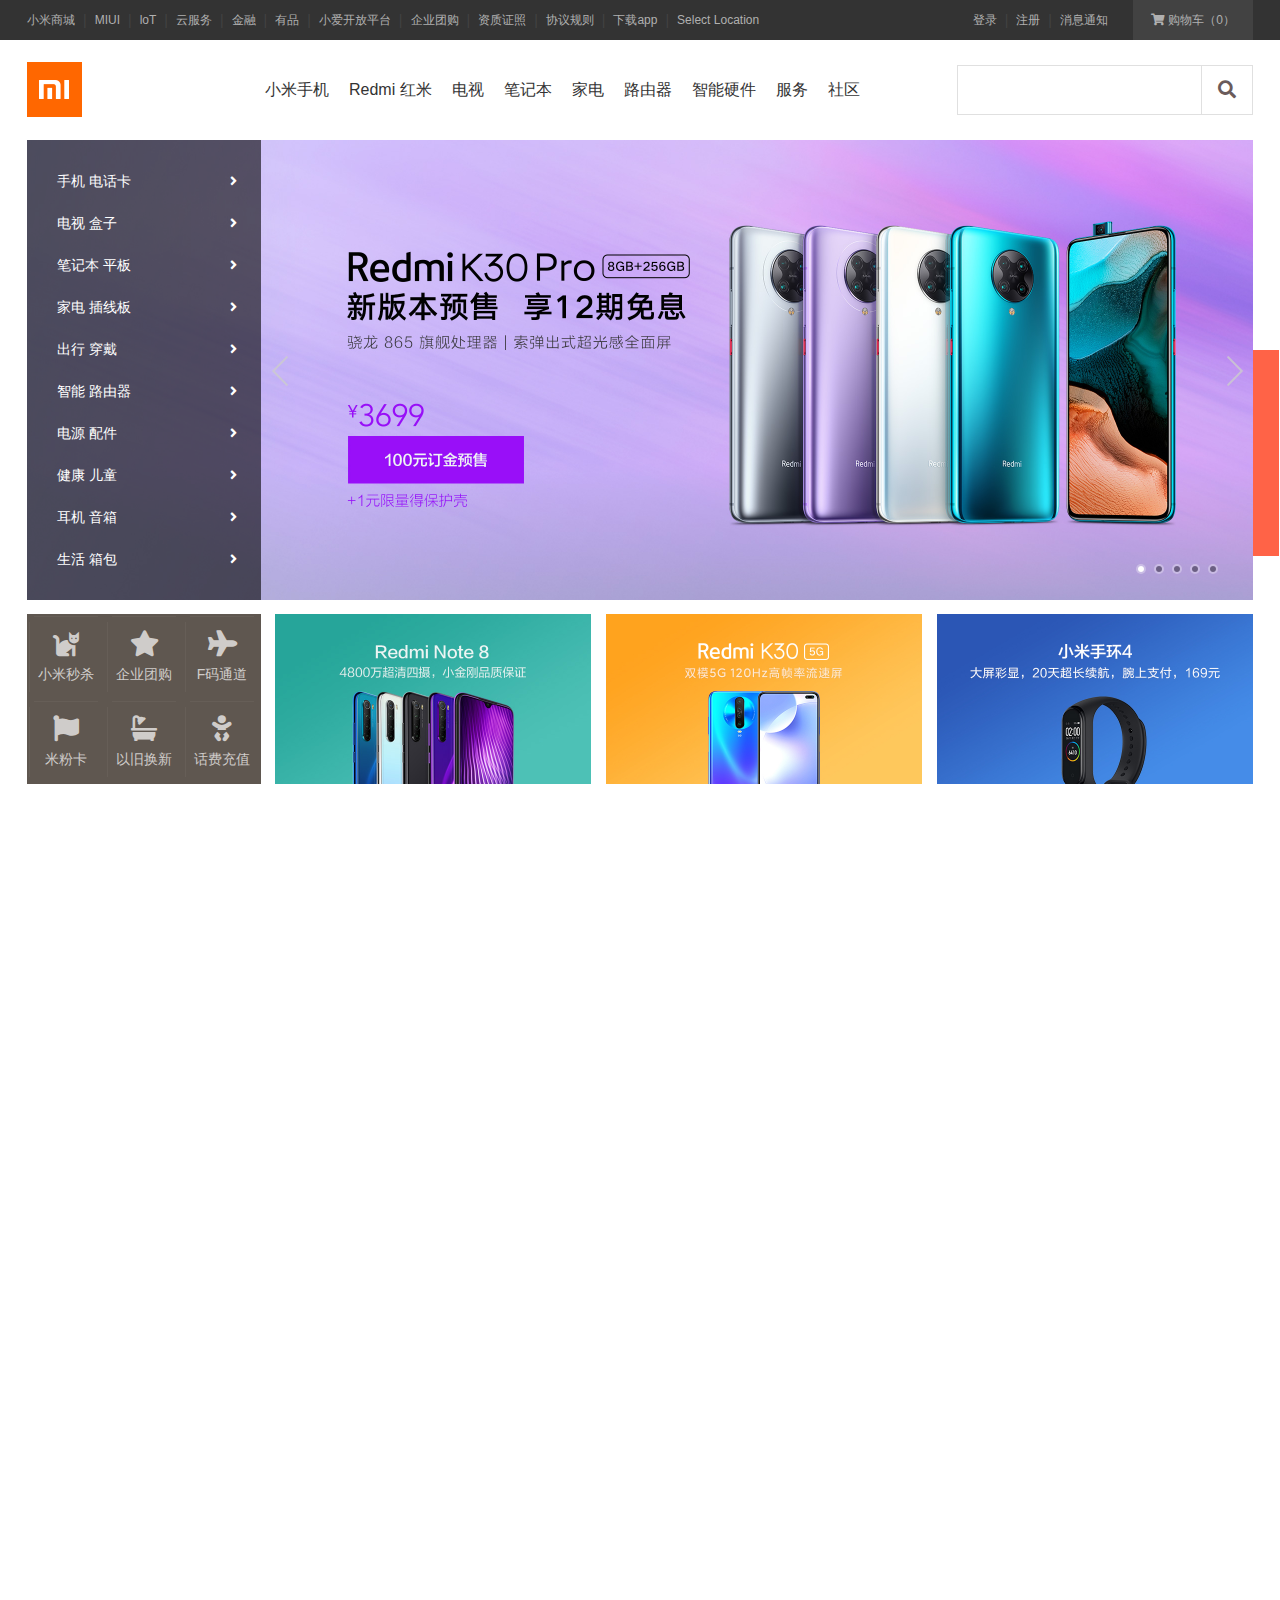
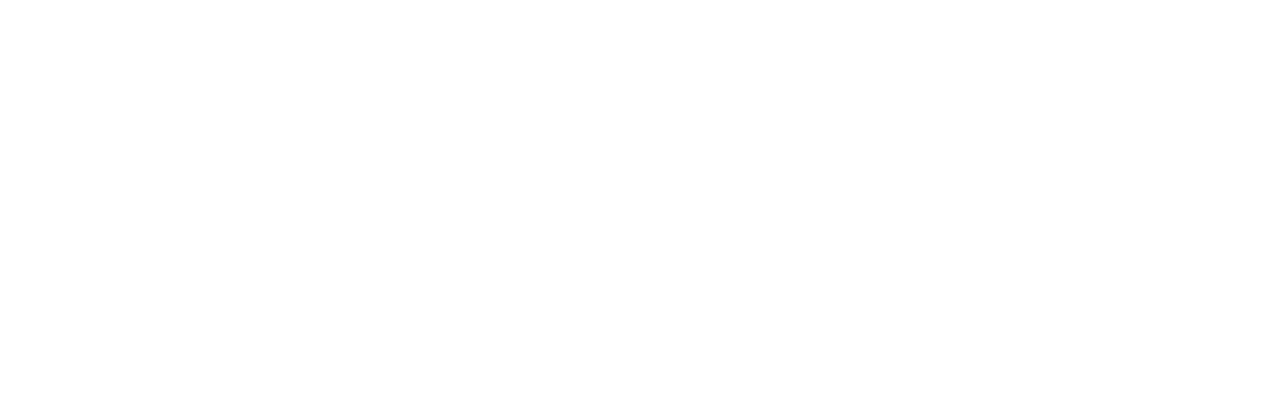
<file: JS_Practice/mi/index.html>
<!DOCTYPE html>
<html>
	<head>
		<meta charset="utf-8">
		<meta name="viewport" content="width=device-width, initial-scale=1.0">
		<title>小米商城 - 小米10 Pro、Redmi K30、小米MIX Alpha，小米电视官方网站</title>
		<!-- 引入重置样式表 -->
		<link rel="stylesheet" href="css/reset.css">
		<!-- 引入图标字体库 -->
		<!-- 
			xxx.css 正常的代码（保留格式）
				- 正常的代码，阅读起来比较方便，开发时可以使用
			xxx.min.css 压缩的代码（不保留格式）
				- 压缩过的代码，加载速度快，在生产环境中使用
		 -->
		<link rel="stylesheet" href="iconfont/css/all.min.css">
		<!-- 引入基础样式表 -->
		<link rel="stylesheet" href="css/base.css">
		<!-- 引入当前页面的样式表 -->
		<link rel="stylesheet" href="css/index.css">
		
		<!-- 设置网站的收藏图标 -->
		 <link rel="icon" href="favicon.ico" type="image/x-icon">
<!--		<link rel="icon" href="./an.ico">-->

		<!--引入外部的js文件-->
		<script defer src="script/index.js"></script>
		
	</head>
	<body>
		
		<!-- 
			顶部导航条
			
			创建一个顶部导航条的外部容器
		 -->
		<div class="topbar-wrapper">
			<!-- 创建顶部导航条的内部容器 -->
			<div class="topbar w">
				
				<!-- 创建三个菜单 -->
				<!-- 左侧的shortcut -->
				<ul class="shortcut">
					<li class="item">
						<a href="#">小米商城</a>
					</li>
					
					<li class="line">|</li>
					
					<li class="item">
						<a href="#">MIUI</a>
					</li>
					
					<li class="line">|</li>
					
					<li class="item">
						<a href="#">loT</a>
					</li>
					
					<li class="line">|</li>
					
					<li class="item">
						<a href="#">云服务</a>
					</li>
					
					<li class="line">|</li>
					
					<li class="item">
						<a href="#">金融</a>
					</li>
					
					<li class="line">|</li>
					
					<li class="item">
						<a href="#">有品</a>
					</li>
					
					<li class="line">|</li>
					
					<li class="item">
						<a href="#">小爱开放平台</a>
					</li>
					
					<li class="line">|</li>
					
					<li class="item">
						<a href="#">企业团购</a>
					</li>
					
				
					
					<li class="line">|</li>
					
					<li class="item">
						<a href="#">资质证照</a>
					</li>
					
					<li class="line">|</li>
					
					<li class="item">
						<a href="#">协议规则</a>
					</li>
					
					<li class="line">|</li>
					
					<li class="item download">
						<a href="#">下载app
							<!-- 创建一个下拉层 -->
							<div class="hide-wrapper">
								<!-- 添加一个层 -->
								<div class="hide-inner">
									<!-- 设置二维码的图片 -->
									<div class="qrcode">
										<!-- 下载app的二维码 -->
										<img src="img/download.png">
									</div>
									
									<!-- 设置文字 -->
									<span>小米商城app</span>
								</div>
							</div>
						</a>
						
					</li>
					
					<li class="line">|</li>
					
					<li class="item">
						<a href="#">Select Location</a>
					</li>
					
					
				</ul>
				
				
				
				<!-- 右侧的购物车 -->
				<div class="shopcart">
					<!-- 设置图标字体 -->
					<a href="#">
						<span class="fas fa-shopping-cart"></span>
						<span>购物车（0）</span>
					</a>
				</div>
				
				<!-- 中间的用户的信息 -->
				<ul class="userinfo">
					<li class="item">
						<a href="#">登录</a>
					</li>
					
					<li class="line">|</li>
					
					<li class="item">
						<a href="#">注册</a>
					</li>
					
					<li class="line">|</li>
					
					<li class="item">
						<a href="#">消息通知</a>
					</li>
				</ul>
				
				
			</div>
		</div> 
		 
	
		<!-- 
			网页的头部
		 -->
		<div class="header w clearfix">
			<!-- 创建logo -->
			<h1 class="logo" title="小米商城">
				<!-- 在链接处直接写/ 就表示回到主页（index.html） -->
				<a href="#">小米商城</a>
			</h1>
			
			<!-- 创建中间的主导航条 -->
			<ul class="main-menu">
				<li class="item no-show">
					<a class="all-goods" href="#">全部商品分类</a>
					
					<!-- 创建一个左侧的导航的菜单 -->
					<ul class="left-menu">
						<li>
							<a href="#">
								手机 电话卡
								<span class="fas fa-angle-right"></span>
							</a>
						</li>
						<li>
							<a href="#">
								电视 盒子
								<span class="fas fa-angle-right"></span>
							</a>
						</li>
						<li>
							<a href="#">
								笔记本 平板
								<span class="fas fa-angle-right"></span>
							</a>
						</li>
						<li>
							<a href="#">
								家电 插线板
								<span class="fas fa-angle-right"></span>
							</a>
						</li>
						<li>
							<a href="#">
								出行 穿戴
								<span class="fas fa-angle-right"></span>
							</a>
						</li>
						<li>
							<a href="#">
								智能 路由器
								<span class="fas fa-angle-right"></span>
							</a>
						</li>
						<li>
							<a href="#">
								电源 配件
								<span class="fas fa-angle-right"></span>
							</a>
						</li>
						<li>
							<a href="#">
								健康 儿童
								<span class="fas fa-angle-right"></span>
							</a>
						</li>
						<li>
							<a href="#">
								耳机 音箱
								<span class="fas fa-angle-right"></span>
							</a>
						</li>
						<li>
							<a href="#">
								生活 箱包
								<span class="fas fa-angle-right"></span>
							</a>
						</li>
						
					</ul>
				</li>
				<li class="item">
					<a href="#">小米手机</a>
				</li>
				<li class="item">
					<a href="#">Redmi 红米</a>
				</li>
				<li class="item">
					<a href="#">电视</a>
				</li>
				<li class="item">
					<a href="#">笔记本</a>
				</li>
				<li class="item">
					<a href="#">家电</a>
				</li>
				<li class="item">
					<a href="#">路由器</a>
				</li>
				<li class="item">
					<a href="#">智能硬件</a>
				</li>
				<li class="item no-show">
					<a href="#">服务</a>
				</li>
				<li class="item no-show">
					<a href="#">社区</a>
				</li>
			
				<!-- 创建一个隐藏的div -->
				<div class="goods-list">
					
				</div>
			</ul>
		
			<!-- 创建右侧的搜索框 -->
			<div class="search-wrapper">
				<!-- 创建一个表单 -->
				<form action="#" autocomplete="off">
					<!-- 创建一个input -->
					<input class="txt" type="text" name="keywords">
					<!-- 创建一按钮 -->
					<button class="btn" type="submit">
						<span class="fas fa-search"></span>
					</button>
				</form>
			</div>
		</div>
		
		<!-- 创建轮播图的容器 -->
		<div class="banner w">
			<!-- 放图片的容器 -->
			<ul>
				<li>
					<a href="#1">
						<img src="img/banner/1.jpg">
					</a>
				</li>
				
				<li>
					<a href="#2">
						<img src="img/banner/2.jpg">
					</a>
				</li>
				
				<li>
					<a href="#3">
						<img src="img/banner/3.jpg">
					</a>
				</li>
				
				<li>
					<a href="#4">
						<img src="img/banner/4.jpg">
					</a>
				</li>
				
				<li>
					<a href="#5">
						<img src="img/banner/5.jpg">
					</a>
				</li>
			</ul>
		
			<!-- 创建轮播图上的小点点 -->
			<div class="pointer">
				<!--
					可以在标签中，添加一个data-xxx这种自定义属性
						可以在这些属性中，存储一些我们需要的数据
				-->
				<a class="active" href="javascript:;"></a>
				<a href="javascript:;"></a>
				<a href="javascript:;"></a>
				<a href="javascript:;"></a>
				<a href="javascript:;"></a>
			</div>
			
			<!-- 设置翻页的按钮 -->
			<div class="prev-next">
				<a class="prev" href="javascript:;"></a>
				<a class="next" href="javascript:;"></a>
			</div>
		</div>
		
		
		<!-- 创建home-hero 的容器 -->
		<div class="home-hero w">
			<!-- 左侧的服务栏 -->
			<div class="service">
				<!-- 创建图标的ul -->
				<ul>
					<li>
						<a href="#">
							<i class="fas fa-cat"></i>
							<span>小米秒杀</span>
						</a>
					</li>
					
					<li>
						<a href="#">
							<i class="fas fa-star"></i>
							<span>企业团购</span>
						</a>
					</li>
					
					<li>
						<a href="#">
							<i class="fas fa-plane"></i>
							<span>F码通道</span>
						</a>
					</li>
					
					<li>
						<a href="#">
							<i class="fas fa-flag"></i>
							<span>米粉卡</span>
						</a>
					</li>
					
					<li>
						<a href="#">
							<i class="fas fa-bath"></i>
							<span>以旧换新</span>
						</a>
					</li>
					
					<li>
						<a href="#">
							<i class="fas fa-baby"></i>
							<span>话费充值</span>
						</a>
					</li>
				</ul>
			</div>
			
			<!-- 右侧三个商品 -->
			<div class="goods-hero">
				<a href="#">
					<img src="img/1.jpg">
				</a>
			</div>
			
			<div class="goods-hero">
				<a href="#">
					<img src="img/2.jpg">
				</a>
			</div>
			
			
			<div class="goods-hero">
				<a href="#">
					<img src="img/3.jpg">
				</a>
			</div>
		</div>
		
		
		<!-- 创建一个固定定位的工具栏 -->
		<div class="tools-fixed"></div>

	</body>
</html>
</file>
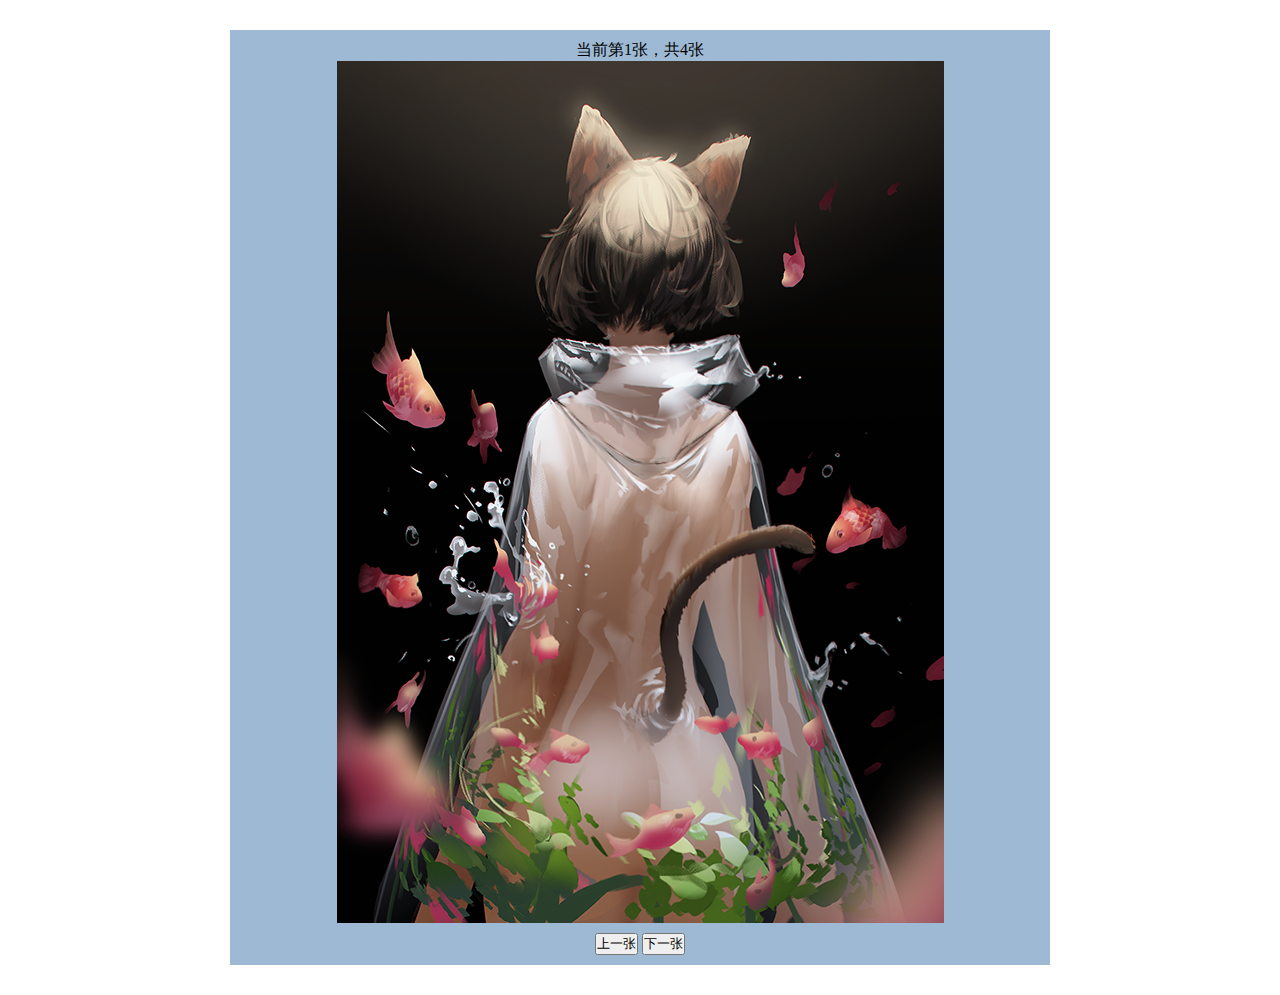
<file: JS_Practice/图片浏览器/index.html>
<!DOCTYPE html>
<html lang="en">
<head>
    <meta charset="UTF-8">
    <title>Title</title>
    <style type="text/css" rel="stylesheet">
        *{
            margin: 0;
            padding: 0;
        }

        .outer{
            width: 800px;
            margin: 30px auto;
            background-color: #9EB9D4;
            text-align: center;
            padding: 10px;
        }

        img{
            margin: 0 auto 10px;
            display: block;
        }

        .outer
    </style>
</head>
<body>
<!--创建一个外部容器-->
<div class="outer">
    <div id="info">当前第1张，共4张</div>
    <img src="imgs/1.png" alt="" height="862" >
    <button id="prev">上一张</button>
    <button id="next">下一张</button>
</div>
<script>
    let btn_prev = document.getElementById("prev");
    let btn_next = document.getElementById("next");
    let img = document.getElementsByTagName("img")[0];
    let info = document.getElementById("info");
    //创建一个·数组用来存放图片路径
    img_path = ["imgs/1.png", "imgs/2.jpg", "imgs/3.png", "imgs/4.jpg"]
    let i = 0;
    btn_prev.onclick = function (){
        if(i === 0){
            i = img_path.length - 1;
        }else {
            --i;
        }
        info.innerHTML = "当前第" + (i+1) + "张" + "共4张。";
        img.src=img_path[i];
    };
    btn_next.onclick = function (){
        if(i === img_path.length - 1){
            i = 0;
        }else{
            ++i;
        }
        info.innerHTML = "当前第" + (i+1) + "张" + "共4张。";
        img.src=img_path[i];
    };
</script>

</body>
</html>
</file>
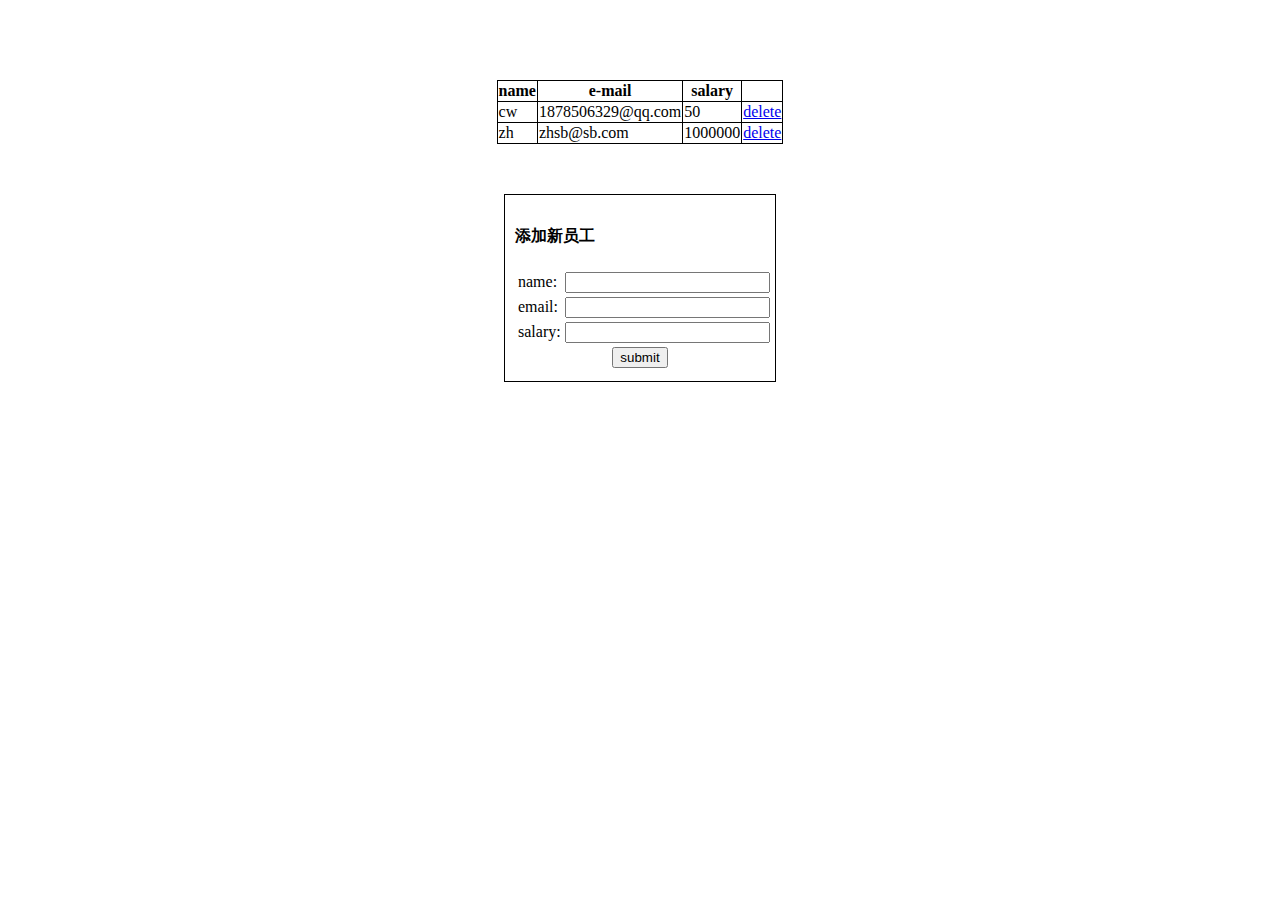
<file: JS_Practice/增加/index.html>
<!DOCTYPE html>
<html lang="en">
<head>
    <meta charset="UTF-8">
    <title>Title</title>
    <style type="text/css" rel="stylesheet">
        /*table{*/
        /*    !* width: 500px;*/
        /*    height: 300px;*/
        /*    border: 1px solid red; *!*/
        /*    !* 相当于cellspacing *!*/
        /*    border-spacing: 0;*/
        /*    !* 1px边框 *!*/
        /*    border-collapse: collapse;*/
        /*}*/
        /*th,td{*/
        /*    border: 1px solid red;*/
        /*    text-align: center;*/
        /*}*/

        #employeeTable {
            border-spacing: 1px;
            background-color: black;
            margin: 80px auto 10px auto;
        }

        th, td {
            background-color: white;
        }

        #formDiv {
            width: 250px;
            border-style: solid;
            border-width: 1px;
            margin: 50px auto 10px auto;
            padding: 10px;
        }

        #formDiv input {
            width: 100%;
        }

        .word {
            width: 40px;
        }

        .inp {
            width: 200px;
        }
    </style>
</head>
<body>
<table id="employeeTable">
    <tr>
        <th>name</th>
        <th>e-mail</th>
        <th>salary</th>
        <th>&nbsp;</th>
    </tr>
    <tr>
        <td>cw</td>
        <td>1878506329@qq.com</td>
        <td>50</td>
        <td><a href="deleteEmp?id=001">delete</a></td>
    </tr>
    <tr>
        <td>zh</td>
        <td>zhsb@sb.com</td>
        <td>1000000</td>
        <td><a href="deleteEmp?id=002">delete</a></td>
    </tr>
</table>

<div id="formDiv">
    <h4>添加新员工</h4>
    <table>
        <tr>
            <td class="word"><label for="empName">name:</label></td>
            <td class="inp"><input type="text" name="empName" id="empName"></td>
        </tr>
        <tr>
            <td class="word"><label for="email">email:</label></td>
            <td class="inp"><input type="text" name="email" id="email"></td>
        </tr>
        <tr>
            <td class="word"><label for="salary">salary:</label></td>
            <td class="inp"><input type="text" name="salary" id="salary"></td>
        </tr>
        <tr>
            <td colspan="2" align="center">
                <button type="submit" id="addEmpButton">
                    submit
                </button>
            </td>
        </tr>
    </table>
</div>
<script>
    /*
    * 点击超链节后删除员工
    * */
    function del (){
        /*
        * 点击那个超链接，this就是谁，因为点击的那个超链接才会执行响应函数，这样看links[i]也一样*/
        let tr = this.parentNode.parentNode;
        // let tr1 = links[i].parentNode.parentNode;
        // alert(tr === tr1);

        if (confirm(`确认删除${tr.firstElementChild.innerText}吗？`)){
            // tr.remove()
            tr.parentNode.removeChild(tr)
        }
        /*
        * 取消默认行为*/
        return false
    }
    let links = document.getElementsByTagName("a");
    for(let i = 0; i < links.length; ++i){
        links[i].onclick = del;

    }

    /*
    * 点击按钮后，添加员工*/
    let addEmpButton = document.getElementById("addEmpButton");
    addEmpButton.onclick = function (){
        /*
        将员工信息添加到表格：
            1.现获取员工信息
            2.添加员工信息
         */
        let name = document.getElementsByName("empName")[0].value;
        let email = document.getElementsByName("email")[0].value;
        let salary = document.getElementById("salary").value;
        // alert(name);
        // alert(email);
        // alert(salary);

        /*
        1.较为麻烦的方式,可优化
         */
        //创建一个tr
        let tr = document.createElement("tr");
        //创建4个td
        let nameTd = document.createElement("td");
        let emailTd = document.createElement("td");
        let salaryTd = document.createElement("td");
        let aTd = document.createElement("td");
        let aLink = document.createElement("a");
        aLink.href= "deleteEmp?id=00100"

        //创建4个文本节点
        let nameTxt = document.createTextNode(name);
        let emailTxt = document.createTextNode(email);
        let salaryTxt = document.createTextNode(salary);
        let aTxt = document.createTextNode("delete");
        //将节点放进去
        nameTd.append(nameTxt);
        emailTd.append(emailTxt);
        salaryTd.append(salaryTxt);
        aLink.append(aTxt);
        aTd.append(aLink);
        tr.append(nameTd);
        tr.append(emailTd);
        tr.append(salaryTd);
        tr.append(aTd);
        //获取tbody, 注意添加不是加入table而是加入tbody内
        let employeeTable = document.getElementById("employeeTable");
        let tbody = employeeTable.getElementsByTagName("tbody")[0];
        tbody.append(tr);
        //单独为aLink添加响应函数
        aLink.onclick = del;
    };
</script>
</body>
</html>
</file>
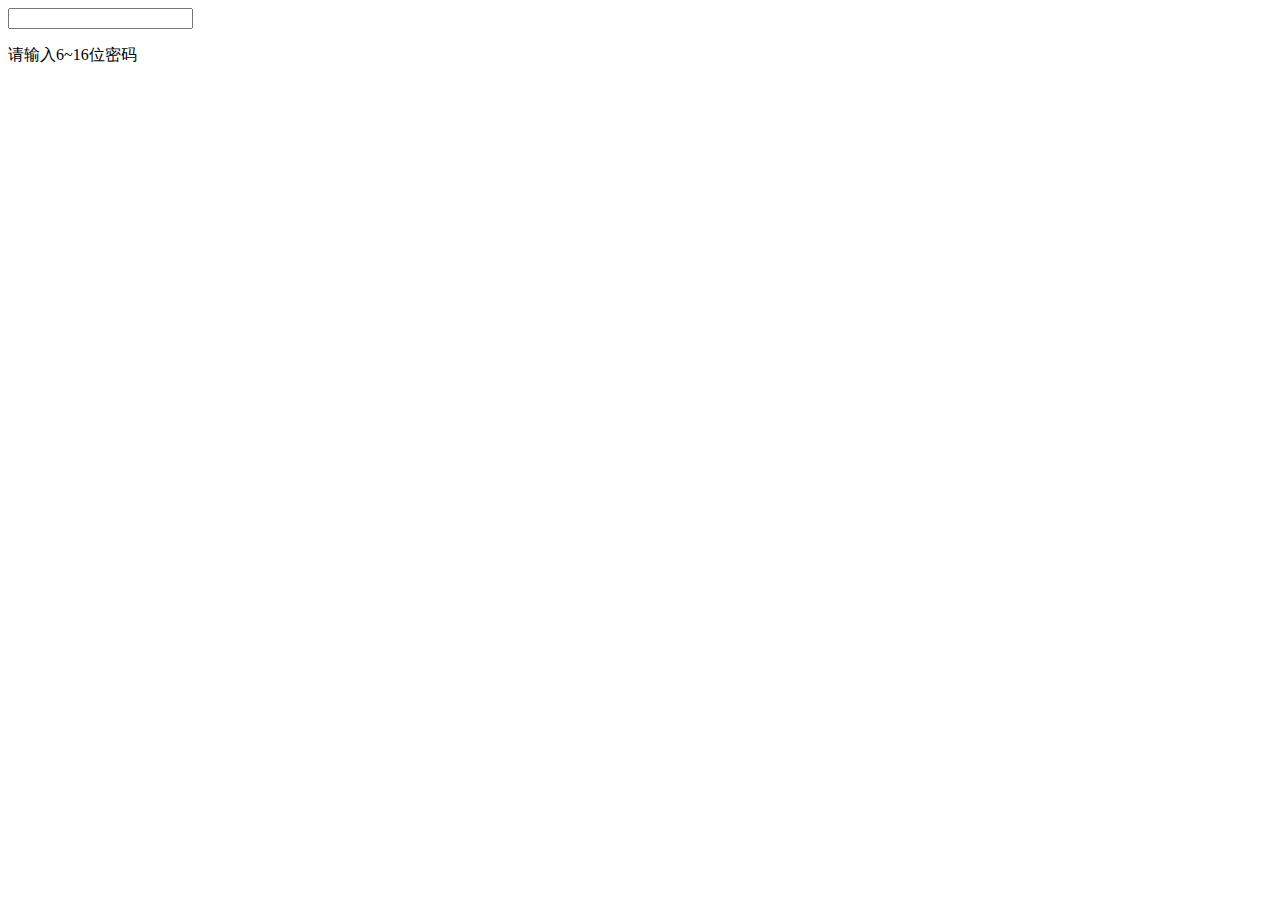
<file: JS_Practice/密码框验证/index.html>
<!DOCTYPE html>
<html lang="en">
<head>
    <meta charset="UTF-8">
    <title>Title</title>
    <style>
        .wrong{
            color: red;
        }
    </style>
</head>
<body>
<div>
    <label for="pwd"></label><input type="password" id="pwd">
    <p class="message">请输入6~16位密码</p>
</div>
<script>
    let pwd = document.getElementById("pwd");
    let p = document.getElementsByTagName("p")[0];
    pwd.addEventListener('blur', function () {
       if(this.value.length < 6||this.value.length > 16){
           console.log('错误');
           p.classList.add('wrong');
       }
    });
</script>
</body>
</html>
</file>
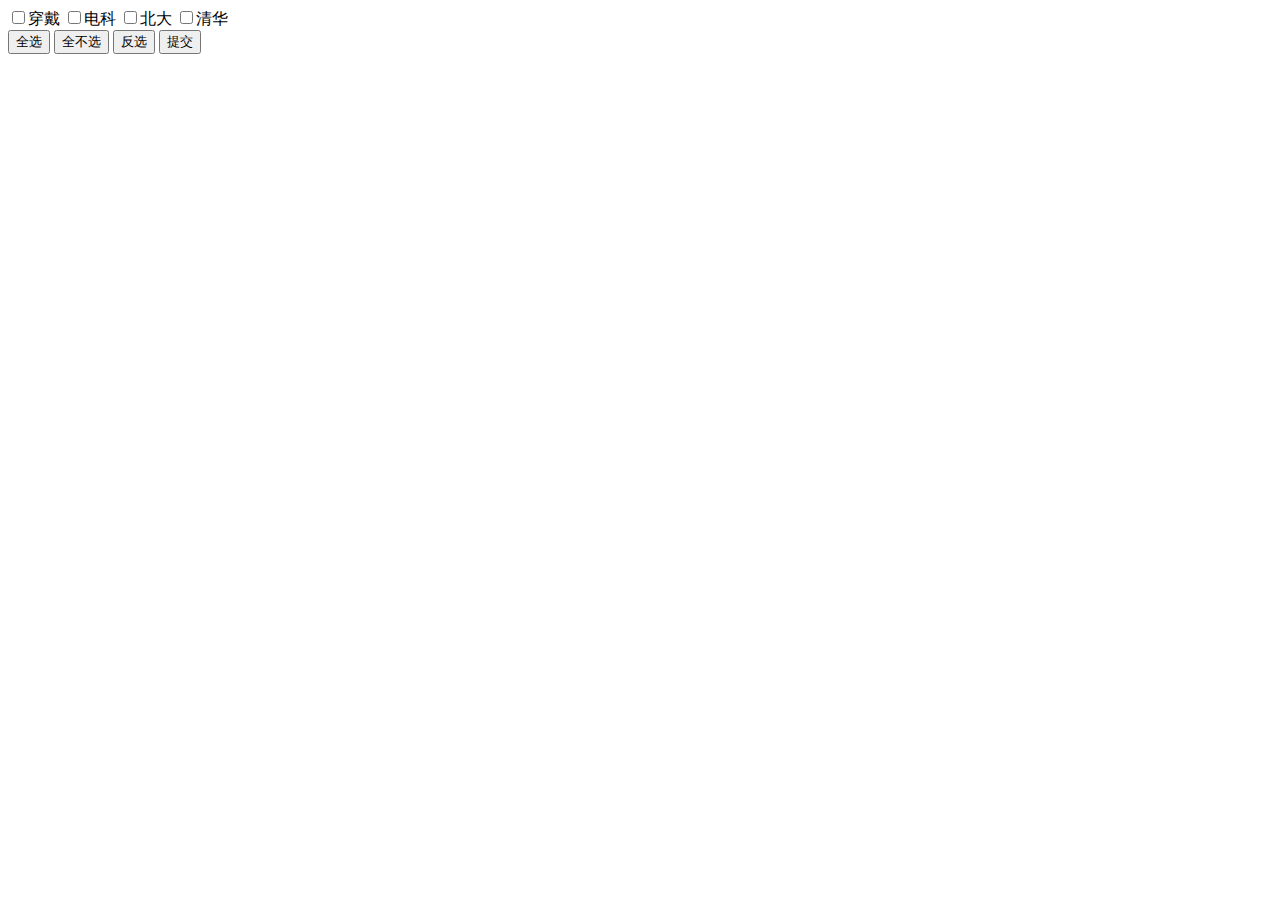
<file: JS_Practice/选择/index.html>
<!DOCTYPE html>
<html lang="en">
<head>
    <meta charset="UTF-8">
    <title>选择</title>
</head>
<!---->
<body>
<form  method="post">
    <label><input type="checkbox" name="schools" value="四川大专">穿戴</label>
    <label><input type="checkbox" name="schools" value="电子科技大学">电科</label>
    <label><input type="checkbox" name="schools" value="北大">北大</label>
    <label><input type="checkbox" name="schools" value="清华">清华</label>
    <br>
    <button type="button" id="checkAllBtn">全选</button>
    <button type="button" id="checkNoBtn">全不选</button>
    <button type="button" id="checkRevBtn">反选</button>
    <button type="submit" id="summit">提交</button>
</form>
<script>
    //获取四个多选框
    let checkedBtn = document.getElementsByName("schools");
    //全选功能
    let checkAllBtn = document.getElementById("checkAllBtn");
    checkAllBtn.onclick = function (){
        for(let i = 0; i < checkedBtn.length; ++i){
            //多选框的checked属性可以用来查看或者设置是否选择，true是选false是不选
            checkedBtn[i].checked = true;
        }
    };
    //全不选
    let checkNoBtn = document.getElementById("checkNoBtn");
    checkNoBtn.onclick = function (){
      for(let i = 0; i < checkedBtn.length; ++i){
          checkedBtn[i].checked = false
      }
    };
    //反选
    let checkRevBtn = document.getElementById("checkRevBtn");
    checkRevBtn.onclick = function (){
      for(let i = 0; i < checkedBtn.length; ++i){
          checkedBtn[i].checked = !checkedBtn[i].checked
      }
    };
    let summit = document.getElementById("summit");
    summit.onclick = function (){
      for(let i = 0; i < checkedBtn.length; ++i){
          if(checkedBtn[i].checked){
              alert(checkedBtn[i].value)
          }
      }
    };
</script>
</body>
</html>
</file>
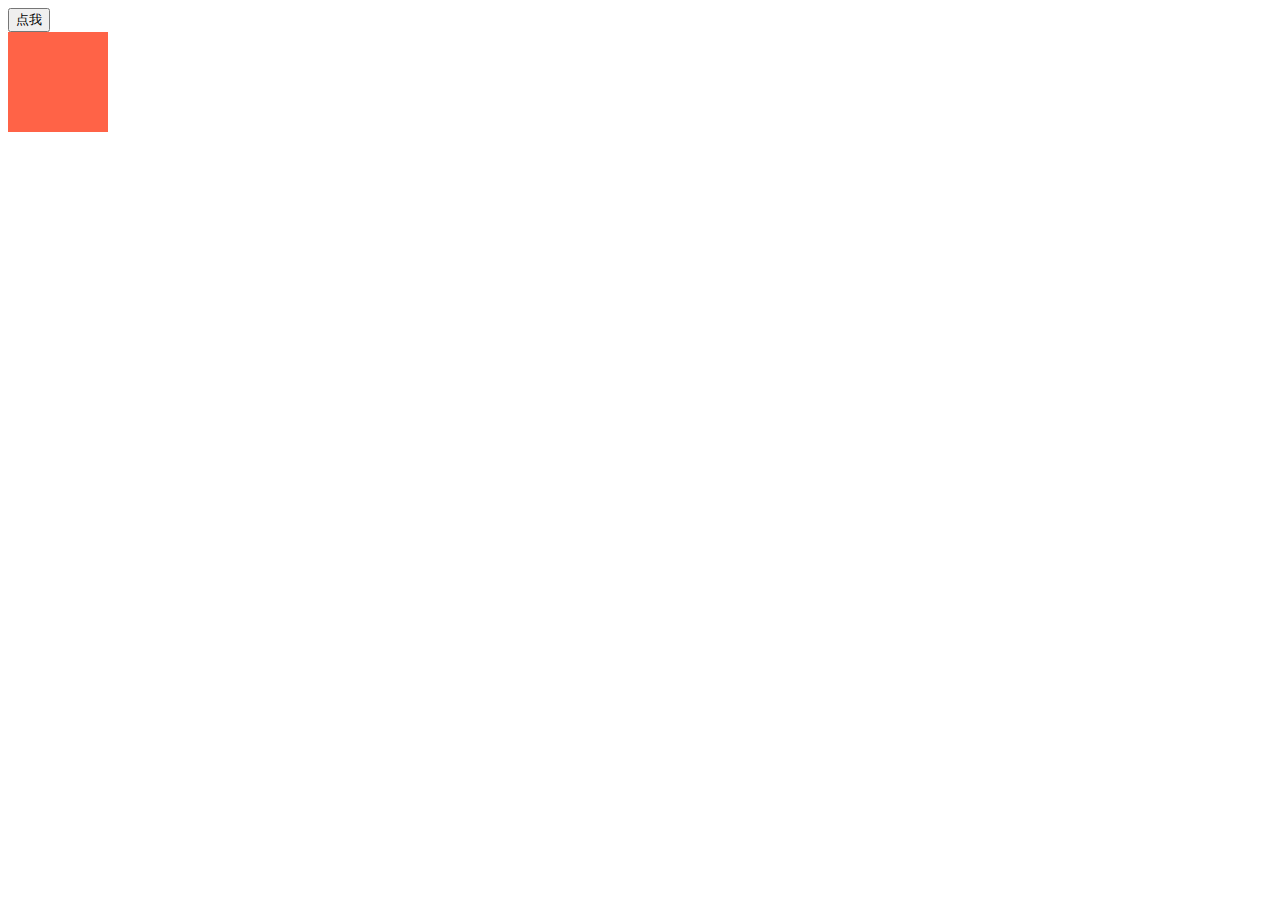
<file: JS_Practice/8.3.html>
<!DOCTYPE html>
<html lang="en">
<head>
    <meta charset="UTF-8">
    <title>Title</title>
    <style type="text/css" rel="stylesheet">
        #box1{
            background-color: tomato;
            width: 100px;
            height: 100px;
        }
    </style>
</head>
<body>
<button id="btn01">点我</button>
<div id="box1">

</div>


<script>
    let box1 = document.getElementById("box1");
    let w =100;
    document.getElementById("btn01").onclick = function (){
        w += 10;
        box1.style.width = w + "px";
    };
</script>
</body>
</html>
</file>
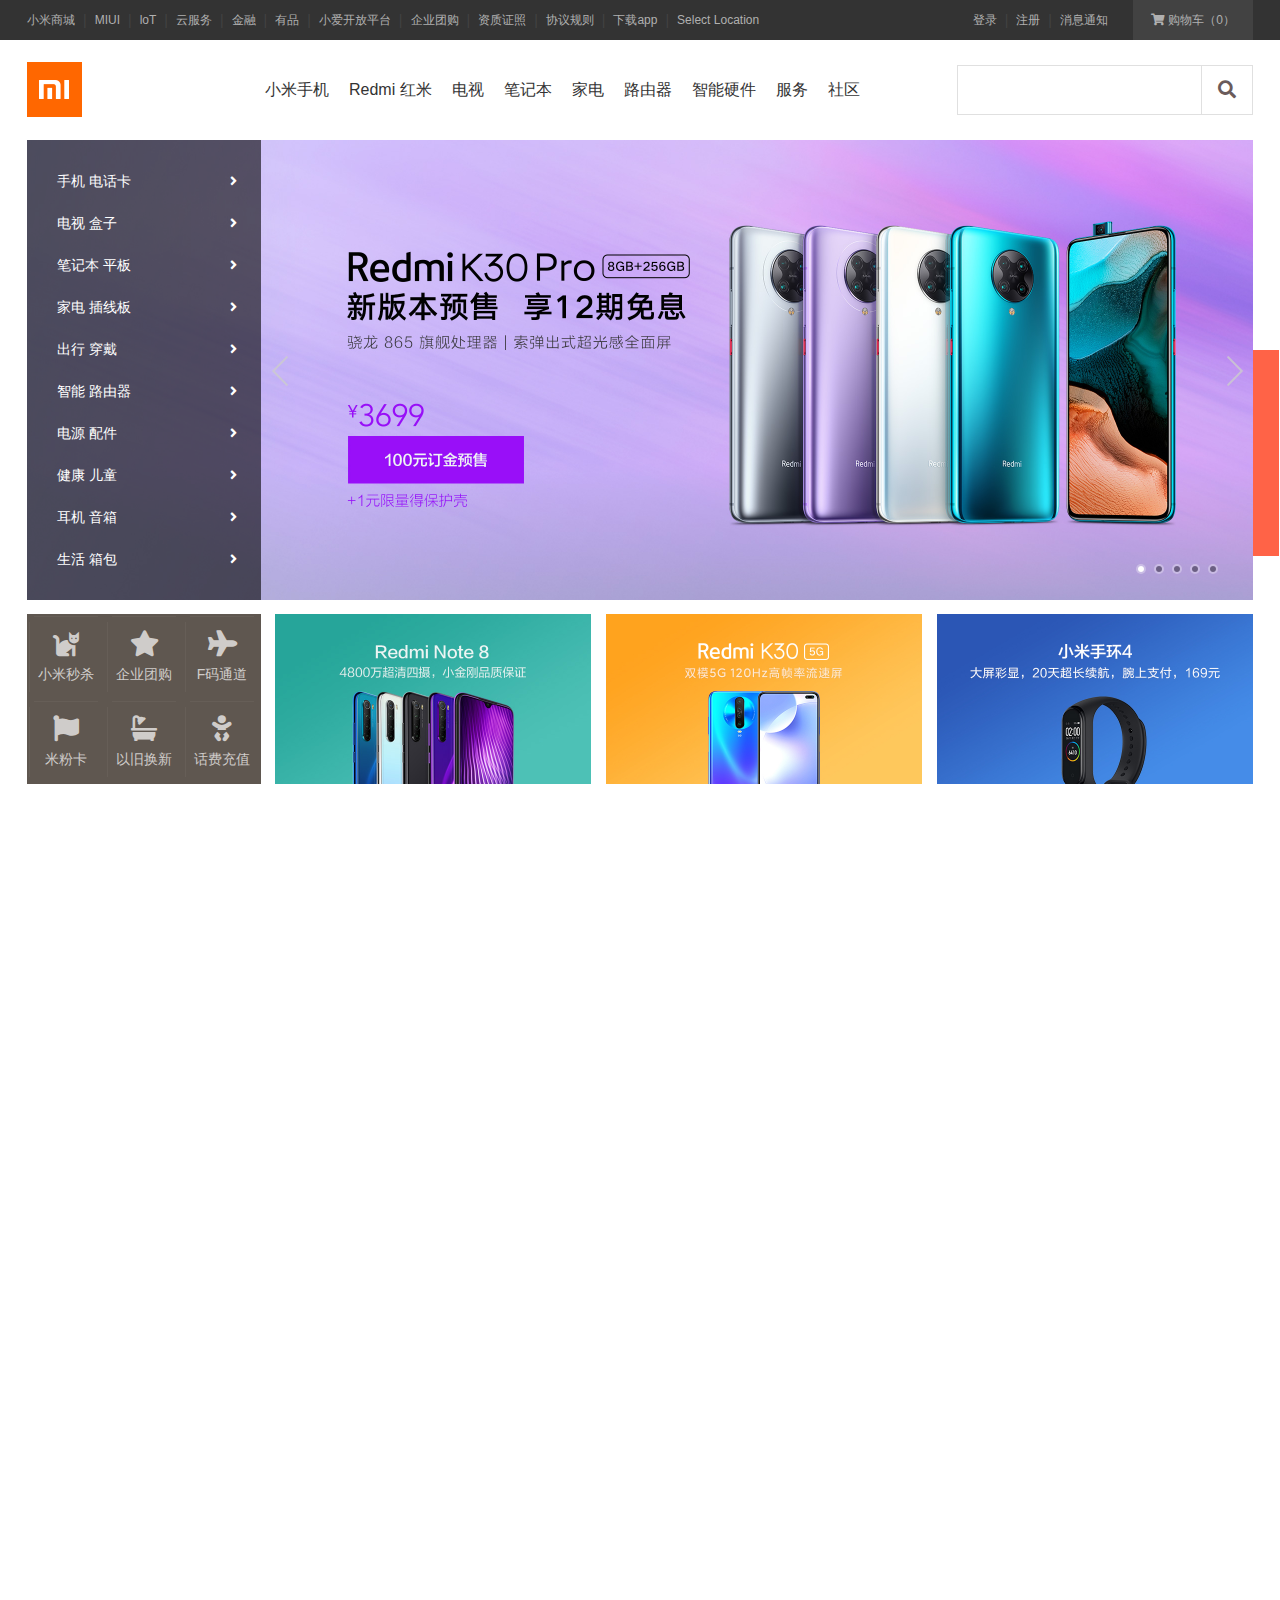
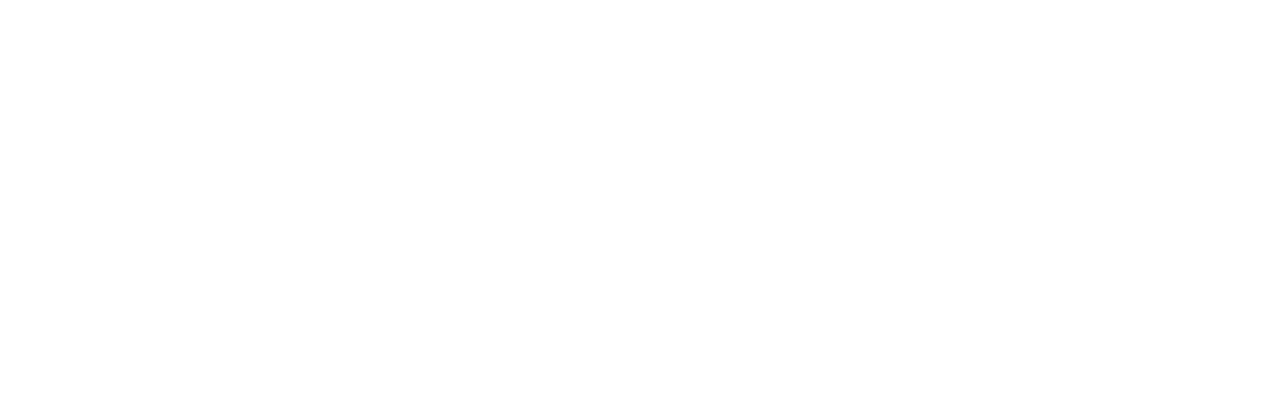
<file: JS_Practice/mi/index01.html>
<!DOCTYPE html>
<html>
	<head>
		<meta charset="utf-8">
		<meta name="viewport" content="width=device-width, initial-scale=1.0">
		<title>小米商城 - 小米10 Pro、Redmi K30、小米MIX Alpha，小米电视官方网站</title>
		<!-- 引入重置样式表 -->
		<link rel="stylesheet" href="css/reset.css">
		<!-- 引入图标字体库 -->
		<!-- 
			xxx.css 正常的代码（保留格式）
				- 正常的代码，阅读起来比较方便，开发时可以使用
			xxx.min.css 压缩的代码（不保留格式）
				- 压缩过的代码，加载速度快，在生产环境中使用
		 -->
		<link rel="stylesheet" href="iconfont/css/all.min.css">
		<!-- 引入基础样式表 -->
		<link rel="stylesheet" href="css/base.css">
		<!-- 引入当前页面的样式表 -->
		<link rel="stylesheet" href="css/index.css">
		
		<!-- 设置网站的收藏图标 -->
		 <link rel="icon" href="favicon.ico" type="image/x-icon">
<!--		<link rel="icon" href="./an.ico">-->
		
	</head>
	<body>
		
		<!-- 
			顶部导航条
			
			创建一个顶部导航条的外部容器
		 -->
		<div class="topbar-wrapper">
			<!-- 创建顶部导航条的内部容器 -->
			<div class="topbar w">
				
				<!-- 创建三个菜单 -->
				<!-- 左侧的shortcut -->
				<ul class="shortcut">
					<li class="item">
						<a href="#">小米商城</a>
					</li>
					
					<li class="line">|</li>
					
					<li class="item">
						<a href="#">MIUI</a>
					</li>
					
					<li class="line">|</li>
					
					<li class="item">
						<a href="#">loT</a>
					</li>
					
					<li class="line">|</li>
					
					<li class="item">
						<a href="#">云服务</a>
					</li>
					
					<li class="line">|</li>
					
					<li class="item">
						<a href="#">金融</a>
					</li>
					
					<li class="line">|</li>
					
					<li class="item">
						<a href="#">有品</a>
					</li>
					
					<li class="line">|</li>
					
					<li class="item">
						<a href="#">小爱开放平台</a>
					</li>
					
					<li class="line">|</li>
					
					<li class="item">
						<a href="#">企业团购</a>
					</li>
					
				
					
					<li class="line">|</li>
					
					<li class="item">
						<a href="#">资质证照</a>
					</li>
					
					<li class="line">|</li>
					
					<li class="item">
						<a href="#">协议规则</a>
					</li>
					
					<li class="line">|</li>
					
					<li class="item download">
						<a href="#">下载app
							<!-- 创建一个下拉层 -->
							<div class="hide-wrapper">
								<!-- 添加一个层 -->
								<div class="hide-inner">
									<!-- 设置二维码的图片 -->
									<div class="qrcode">
										<!-- 下载app的二维码 -->
										<img src="img/download.png">
									</div>
									
									<!-- 设置文字 -->
									<span>小米商城app</span>
								</div>
							</div>
						</a>
						
					</li>
					
					<li class="line">|</li>
					
					<li class="item">
						<a href="#">Select Location</a>
					</li>
					
					
				</ul>
				
				
				
				<!-- 右侧的购物车 -->
				<div class="shopcart">
					<!-- 设置图标字体 -->
					<a href="#">
						<span class="fas fa-shopping-cart"></span>
						<span>购物车（0）</span>
					</a>
				</div>
				
				<!-- 中间的用户的信息 -->
				<ul class="userinfo">
					<li class="item">
						<a href="#">登录</a>
					</li>
					
					<li class="line">|</li>
					
					<li class="item">
						<a href="#">注册</a>
					</li>
					
					<li class="line">|</li>
					
					<li class="item">
						<a href="#">消息通知</a>
					</li>
				</ul>
				
				
			</div>
		</div> 
		 
	
		<!-- 
			网页的头部
		 -->
		<div class="header w clearfix">
			<!-- 创建logo -->
			<h1 class="logo" title="小米商城">
				<!-- 在链接处直接写/ 就表示回到主页（index.html） -->
				<a href="#">小米商城</a>
			</h1>
			
			<!-- 创建中间的主导航条 -->
			<ul class="main-menu">
				<li class="item no-show">
					<a class="all-goods" href="#">全部商品分类</a>
					
					<!-- 创建一个左侧的导航的菜单 -->
					<ul class="left-menu">
						<li>
							<a href="#">
								手机 电话卡
								<span class="fas fa-angle-right"></span>
							</a>
						</li>
						<li>
							<a href="#">
								电视 盒子
								<span class="fas fa-angle-right"></span>
							</a>
						</li>
						<li>
							<a href="#">
								笔记本 平板
								<span class="fas fa-angle-right"></span>
							</a>
						</li>
						<li>
							<a href="#">
								家电 插线板
								<span class="fas fa-angle-right"></span>
							</a>
						</li>
						<li>
							<a href="#">
								出行 穿戴
								<span class="fas fa-angle-right"></span>
							</a>
						</li>
						<li>
							<a href="#">
								智能 路由器
								<span class="fas fa-angle-right"></span>
							</a>
						</li>
						<li>
							<a href="#">
								电源 配件
								<span class="fas fa-angle-right"></span>
							</a>
						</li>
						<li>
							<a href="#">
								健康 儿童
								<span class="fas fa-angle-right"></span>
							</a>
						</li>
						<li>
							<a href="#">
								耳机 音箱
								<span class="fas fa-angle-right"></span>
							</a>
						</li>
						<li>
							<a href="#">
								生活 箱包
								<span class="fas fa-angle-right"></span>
							</a>
						</li>
						
					</ul>
				</li>
				<li class="item">
					<a href="#">小米手机</a>
				</li>
				<li class="item">
					<a href="#">Redmi 红米</a>
				</li>
				<li class="item">
					<a href="#">电视</a>
				</li>
				<li class="item">
					<a href="#">笔记本</a>
				</li>
				<li class="item">
					<a href="#">家电</a>
				</li>
				<li class="item">
					<a href="#">路由器</a>
				</li>
				<li class="item">
					<a href="#">智能硬件</a>
				</li>
				<li class="item no-show">
					<a href="#">服务</a>
				</li>
				<li class="item no-show">
					<a href="#">社区</a>
				</li>
			
				<!-- 创建一个隐藏的div -->
				<div class="goods-list">
					
				</div>
			</ul>
		
			<!-- 创建右侧的搜索框 -->
			<div class="search-wrapper">
				<!-- 创建一个表单 -->
				<form action="#" autocomplete="off">
					<!-- 创建一个input -->
					<input class="txt" type="text" name="keywords">
					<!-- 创建一按钮 -->
					<button class="btn" type="submit">
						<span class="fas fa-search"></span>
					</button>
				</form>
			</div>
		</div>
		
		<!-- 创建轮播图的容器 -->
		<div class="banner w">
			<!-- 放图片的容器 -->
			<ul>
				<li>
					<a href="#1">
						<img src="img/banner/1.jpg">
					</a>
				</li>
				
				<li>
					<a href="#2">
						<img src="img/banner/2.jpg">
					</a>
				</li>
				
				<li>
					<a href="#3">
						<img src="img/banner/3.jpg">
					</a>
				</li>
				
				<li>
					<a href="#4">
						<img src="img/banner/4.jpg">
					</a>
				</li>
				
				<li>
					<a href="#5">
						<img src="img/banner/5.jpg">
					</a>
				</li>
			</ul>
		
			<!-- 创建轮播图上的小点点 -->
			<div class="pointer">
				<!--
					可以在标签中，添加一个data-xxx这种自定义属性
						可以在这些属性中，存储一些我们需要的数据
				-->
				<a class="active" href="javascript:;"></a>
				<a href="javascript:;"></a>
				<a href="javascript:;"></a>
				<a href="javascript:;"></a>
				<a href="javascript:;"></a>
			</div>
			
			<!-- 设置翻页的按钮 -->
			<div class="prev-next">
				<a class="prev" href="javascript:;"></a>
				<a class="next" href="javascript:;"></a>
			</div>
		</div>
		
		
		<!-- 创建home-hero 的容器 -->
		<div class="home-hero w">
			<!-- 左侧的服务栏 -->
			<div class="service">
				<!-- 创建图标的ul -->
				<ul>
					<li>
						<a href="#">
							<i class="fas fa-cat"></i>
							<span>小米秒杀</span>
						</a>
					</li>
					
					<li>
						<a href="#">
							<i class="fas fa-star"></i>
							<span>企业团购</span>
						</a>
					</li>
					
					<li>
						<a href="#">
							<i class="fas fa-plane"></i>
							<span>F码通道</span>
						</a>
					</li>
					
					<li>
						<a href="#">
							<i class="fas fa-flag"></i>
							<span>米粉卡</span>
						</a>
					</li>
					
					<li>
						<a href="#">
							<i class="fas fa-bath"></i>
							<span>以旧换新</span>
						</a>
					</li>
					
					<li>
						<a href="#">
							<i class="fas fa-baby"></i>
							<span>话费充值</span>
						</a>
					</li>
				</ul>
			</div>
			
			<!-- 右侧三个商品 -->
			<div class="goods-hero">
				<a href="#">
					<img src="img/1.jpg">
				</a>
			</div>
			
			<div class="goods-hero">
				<a href="#">
					<img src="img/2.jpg">
				</a>
			</div>
			
			
			<div class="goods-hero">
				<a href="#">
					<img src="img/3.jpg">
				</a>
			</div>
		</div>
		
		
		<!-- 创建一个固定定位的工具栏 -->
		<div class="tools-fixed"></div>
	<script>
		let prev=document.getElementsByClassName('prev')[0];
		let next=document.getElementsByClassName('next')[0];
		let imgList=document.querySelectorAll('.banner li');
		let pointers=document.querySelectorAll('.pointer a');
		//遍历a
		for (let i=0;i<pointers.length;i++){
			pointers[i].index=i;
		}
		//获取class属性pointer  a的父元素
		let pointer=document.querySelector('.pointer');
		//获取banner  冒泡点击事件
		let banner=document.querySelector('.banner');
		banner.addEventListener('click',function (event) {
			event.preventDefault();
			if (event.target===next){
				//判断点击的是否是next
				changImg(imgConent+1);
			}else if (event.target===prev){
				//判断点击的是否是prev
				changImg(imgConent-1);
			}else if (event.target.parentNode===pointer){
				//判断点击的是否是导航小点点  触发目前的父元素是否是pointer
				changImg(event.target.index)
			}
		})
		//alert(pointer.length);
		//创建一个变量  表示当前图片的索引
		let imgConent=0;
		/*
		next.addEventListener('click',function (event) {
			event.preventDefault();
			changImg(imgConent+1);

		});
		prev.addEventListener('click',function (event) {
			event.preventDefault();
			changImg(imgConent-1);

		});

		 */

		function changImg(index){
			if (index<0){
				index=imgList.length-1;
			}else if (index>imgList.length-1){
				index=0;
			}
			//imgConent表示当前图片的索引
			imgList[imgConent].style.zIndex='';
			//将当前图片的小圆点class值设置取消
			pointers[imgConent].className='';
			//将之前图片的透明度改为0
			imgList[imgConent].style.opacity=0;

			//index表示要去往的图片索引
			imgList[index].style.zIndex=1;
			pointers[index].className='active';
			imgList[index].style.opacity=1;
			imgConent=index;
		}


	</script>


	</body>
</html>
</file>
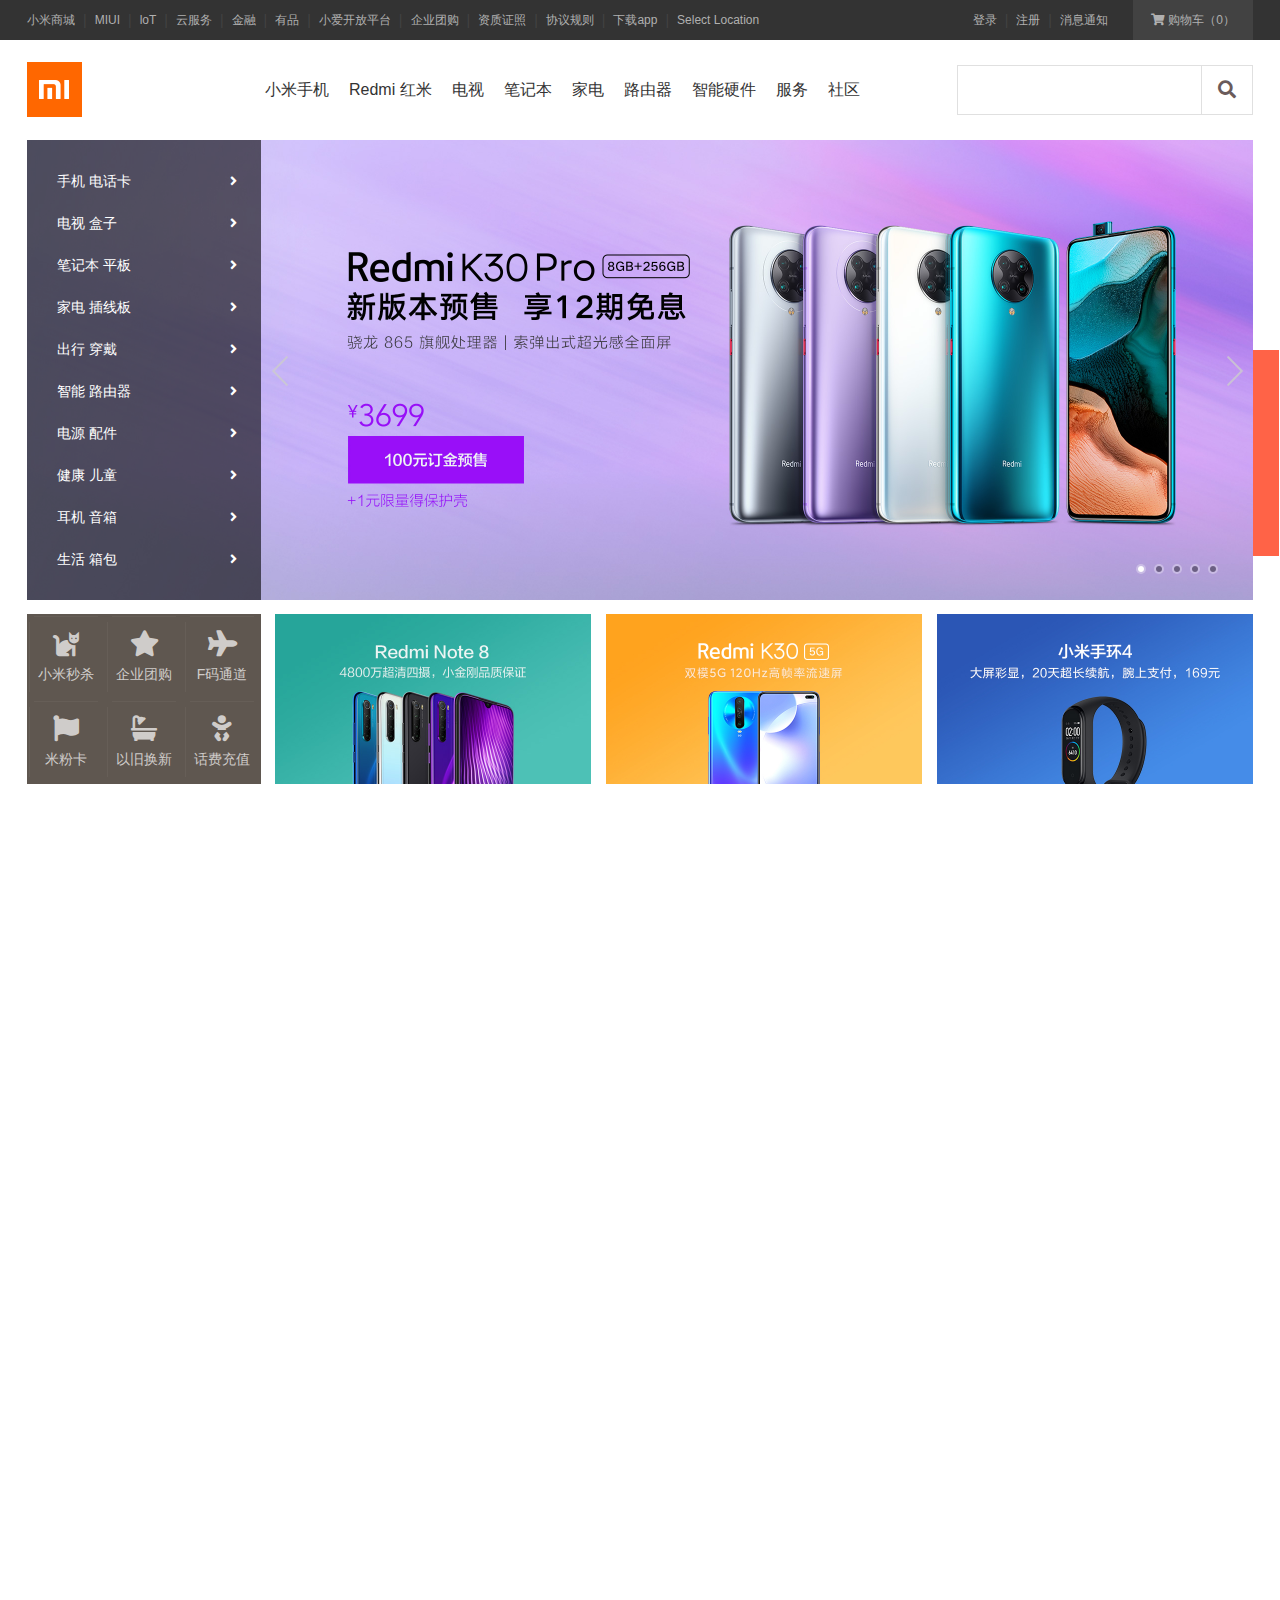
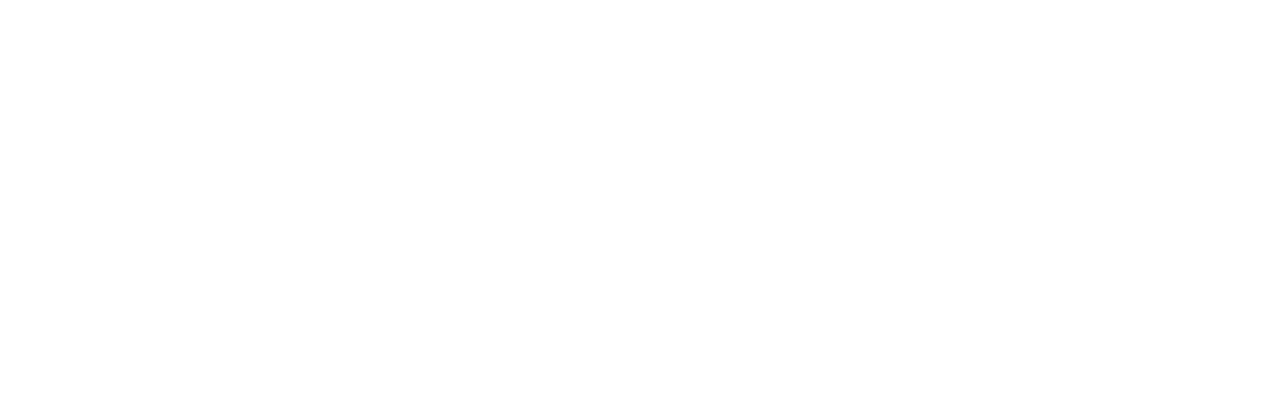
<file: JS_Practice/mi/index02.html>
<!DOCTYPE html>
<html>
	<head>
		<meta charset="utf-8">
		<meta name="viewport" content="width=device-width, initial-scale=1.0">
		<title>小米商城 - 小米10 Pro、Redmi K30、小米MIX Alpha，小米电视官方网站</title>
		<!-- 引入重置样式表 -->
		<link rel="stylesheet" href="css/reset.css">
		<!-- 引入图标字体库 -->
		<!-- 
			xxx.css 正常的代码（保留格式）
				- 正常的代码，阅读起来比较方便，开发时可以使用
			xxx.min.css 压缩的代码（不保留格式）
				- 压缩过的代码，加载速度快，在生产环境中使用
		 -->
		<link rel="stylesheet" href="iconfont/css/all.min.css">
		<!-- 引入基础样式表 -->
		<link rel="stylesheet" href="css/base.css">
		<!-- 引入当前页面的样式表 -->
		<link rel="stylesheet" href="css/index.css">
		
		<!-- 设置网站的收藏图标 -->
		 <link rel="icon" href="favicon.ico" type="image/x-icon">
<!--		<link rel="icon" href="./an.ico">-->
		
	</head>
	<body>
		
		<!-- 
			顶部导航条
			
			创建一个顶部导航条的外部容器
		 -->
		<div class="topbar-wrapper">
			<!-- 创建顶部导航条的内部容器 -->
			<div class="topbar w">
				
				<!-- 创建三个菜单 -->
				<!-- 左侧的shortcut -->
				<ul class="shortcut">
					<li class="item">
						<a href="#">小米商城</a>
					</li>
					
					<li class="line">|</li>
					
					<li class="item">
						<a href="#">MIUI</a>
					</li>
					
					<li class="line">|</li>
					
					<li class="item">
						<a href="#">loT</a>
					</li>
					
					<li class="line">|</li>
					
					<li class="item">
						<a href="#">云服务</a>
					</li>
					
					<li class="line">|</li>
					
					<li class="item">
						<a href="#">金融</a>
					</li>
					
					<li class="line">|</li>
					
					<li class="item">
						<a href="#">有品</a>
					</li>
					
					<li class="line">|</li>
					
					<li class="item">
						<a href="#">小爱开放平台</a>
					</li>
					
					<li class="line">|</li>
					
					<li class="item">
						<a href="#">企业团购</a>
					</li>
					
				
					
					<li class="line">|</li>
					
					<li class="item">
						<a href="#">资质证照</a>
					</li>
					
					<li class="line">|</li>
					
					<li class="item">
						<a href="#">协议规则</a>
					</li>
					
					<li class="line">|</li>
					
					<li class="item download">
						<a href="#">下载app
							<!-- 创建一个下拉层 -->
							<div class="hide-wrapper">
								<!-- 添加一个层 -->
								<div class="hide-inner">
									<!-- 设置二维码的图片 -->
									<div class="qrcode">
										<!-- 下载app的二维码 -->
										<img src="img/download.png">
									</div>
									
									<!-- 设置文字 -->
									<span>小米商城app</span>
								</div>
							</div>
						</a>
						
					</li>
					
					<li class="line">|</li>
					
					<li class="item">
						<a href="#">Select Location</a>
					</li>
					
					
				</ul>
				
				
				
				<!-- 右侧的购物车 -->
				<div class="shopcart">
					<!-- 设置图标字体 -->
					<a href="#">
						<span class="fas fa-shopping-cart"></span>
						<span>购物车（0）</span>
					</a>
				</div>
				
				<!-- 中间的用户的信息 -->
				<ul class="userinfo">
					<li class="item">
						<a href="#">登录</a>
					</li>
					
					<li class="line">|</li>
					
					<li class="item">
						<a href="#">注册</a>
					</li>
					
					<li class="line">|</li>
					
					<li class="item">
						<a href="#">消息通知</a>
					</li>
				</ul>
				
				
			</div>
		</div> 
		 
	
		<!-- 
			网页的头部
		 -->
		<div class="header w clearfix">
			<!-- 创建logo -->
			<h1 class="logo" title="小米商城">
				<!-- 在链接处直接写/ 就表示回到主页（index.html） -->
				<a href="#">小米商城</a>
			</h1>
			
			<!-- 创建中间的主导航条 -->
			<ul class="main-menu">
				<li class="item no-show">
					<a class="all-goods" href="#">全部商品分类</a>
					
					<!-- 创建一个左侧的导航的菜单 -->
					<ul class="left-menu">
						<li>
							<a href="#">
								手机 电话卡
								<span class="fas fa-angle-right"></span>
							</a>
						</li>
						<li>
							<a href="#">
								电视 盒子
								<span class="fas fa-angle-right"></span>
							</a>
						</li>
						<li>
							<a href="#">
								笔记本 平板
								<span class="fas fa-angle-right"></span>
							</a>
						</li>
						<li>
							<a href="#">
								家电 插线板
								<span class="fas fa-angle-right"></span>
							</a>
						</li>
						<li>
							<a href="#">
								出行 穿戴
								<span class="fas fa-angle-right"></span>
							</a>
						</li>
						<li>
							<a href="#">
								智能 路由器
								<span class="fas fa-angle-right"></span>
							</a>
						</li>
						<li>
							<a href="#">
								电源 配件
								<span class="fas fa-angle-right"></span>
							</a>
						</li>
						<li>
							<a href="#">
								健康 儿童
								<span class="fas fa-angle-right"></span>
							</a>
						</li>
						<li>
							<a href="#">
								耳机 音箱
								<span class="fas fa-angle-right"></span>
							</a>
						</li>
						<li>
							<a href="#">
								生活 箱包
								<span class="fas fa-angle-right"></span>
							</a>
						</li>
						
					</ul>
				</li>
				<li class="item">
					<a href="#">小米手机</a>
				</li>
				<li class="item">
					<a href="#">Redmi 红米</a>
				</li>
				<li class="item">
					<a href="#">电视</a>
				</li>
				<li class="item">
					<a href="#">笔记本</a>
				</li>
				<li class="item">
					<a href="#">家电</a>
				</li>
				<li class="item">
					<a href="#">路由器</a>
				</li>
				<li class="item">
					<a href="#">智能硬件</a>
				</li>
				<li class="item no-show">
					<a href="#">服务</a>
				</li>
				<li class="item no-show">
					<a href="#">社区</a>
				</li>
			
				<!-- 创建一个隐藏的div -->
				<div class="goods-list">
					
				</div>
			</ul>
		
			<!-- 创建右侧的搜索框 -->
			<div class="search-wrapper">
				<!-- 创建一个表单 -->
				<form action="#" autocomplete="off">
					<!-- 创建一个input -->
					<input class="txt" type="text" name="keywords">
					<!-- 创建一按钮 -->
					<button class="btn" type="submit">
						<span class="fas fa-search"></span>
					</button>
				</form>
			</div>
		</div>
		
		<!-- 创建轮播图的容器 -->
		<div class="banner w">
			<!-- 放图片的容器 -->
			<ul>
				<li>
					<a href="#1">
						<img src="img/banner/1.jpg">
					</a>
				</li>
				
				<li>
					<a href="#2">
						<img src="img/banner/2.jpg">
					</a>
				</li>
				
				<li>
					<a href="#3">
						<img src="img/banner/3.jpg">
					</a>
				</li>
				
				<li>
					<a href="#4">
						<img src="img/banner/4.jpg">
					</a>
				</li>
				
				<li>
					<a href="#5">
						<img src="img/banner/5.jpg">
					</a>
				</li>
			</ul>
		
			<!-- 创建轮播图上的小点点 -->
			<div class="pointer">
				<!--
					可以在标签中，添加一个data-xxx这种自定义属性
						可以在这些属性中，存储一些我们需要的数据
				-->
				<a class="active" href="javascript:;"></a>
				<a href="javascript:;"></a>
				<a href="javascript:;"></a>
				<a href="javascript:;"></a>
				<a href="javascript:;"></a>
			</div>
			
			<!-- 设置翻页的按钮 -->
			<div class="prev-next">
				<a class="prev" href="javascript:;"></a>
				<a class="next" href="javascript:;"></a>
			</div>
		</div>
		
		
		<!-- 创建home-hero 的容器 -->
		<div class="home-hero w">
			<!-- 左侧的服务栏 -->
			<div class="service">
				<!-- 创建图标的ul -->
				<ul>
					<li>
						<a href="#">
							<i class="fas fa-cat"></i>
							<span>小米秒杀</span>
						</a>
					</li>
					
					<li>
						<a href="#">
							<i class="fas fa-star"></i>
							<span>企业团购</span>
						</a>
					</li>
					
					<li>
						<a href="#">
							<i class="fas fa-plane"></i>
							<span>F码通道</span>
						</a>
					</li>
					
					<li>
						<a href="#">
							<i class="fas fa-flag"></i>
							<span>米粉卡</span>
						</a>
					</li>
					
					<li>
						<a href="#">
							<i class="fas fa-bath"></i>
							<span>以旧换新</span>
						</a>
					</li>
					
					<li>
						<a href="#">
							<i class="fas fa-baby"></i>
							<span>话费充值</span>
						</a>
					</li>
				</ul>
			</div>
			
			<!-- 右侧三个商品 -->
			<div class="goods-hero">
				<a href="#">
					<img src="img/1.jpg">
				</a>
			</div>
			
			<div class="goods-hero">
				<a href="#">
					<img src="img/2.jpg">
				</a>
			</div>
			
			
			<div class="goods-hero">
				<a href="#">
					<img src="img/3.jpg">
				</a>
			</div>
		</div>
		
		
		<!-- 创建一个固定定位的工具栏 -->
		<div class="tools-fixed"></div>
	<script>
		/*
		1、点击next  图片切换到下一张
		 */
		//获取next
		let next=document.getElementsByClassName('next')[0];
		let prev=document.getElementsByClassName('prev')[0];
		let imgList=document.querySelectorAll('.banner li');
		let pointers=document.querySelectorAll('.pointer a');
		//遍历a
		for (let i=0;i<pointers.length;i++){
			pointers[i].index=i;
		}
		let pointer=document.querySelector('.pointer');
		let banner=document.querySelector('.banner');
		//创建一个变量  记录当前图片索引
		let imgConnet=0;
		banner.addEventListener('click',function (event) {
			event.preventDefault();
			if (event.target===next){
				chengImg(imgConnet+1);
			}else if (event.target===prev){
				chengImg(imgConnet-1);
			}else if (event.target.parentNode===pointer){
				chengImg(event.target.index);
				//alert(123)
			}
		})
		function chengImg(index) {
			if (index<0){
				index=imgList.length-1;
			}else if (index>imgList.length-1){
				index=0;
			}
			imgList[imgConnet].style.zIndex='';
			pointers[imgConnet].className='';
			imgList[imgConnet].style.opacity=0;
			imgList[index].style.zIndex=1;
			pointers[index].className='active';
			imgList[index].style.opacity=1;
			imgConnet=index;
		}
	</script>


	</body>
</html>
</file>
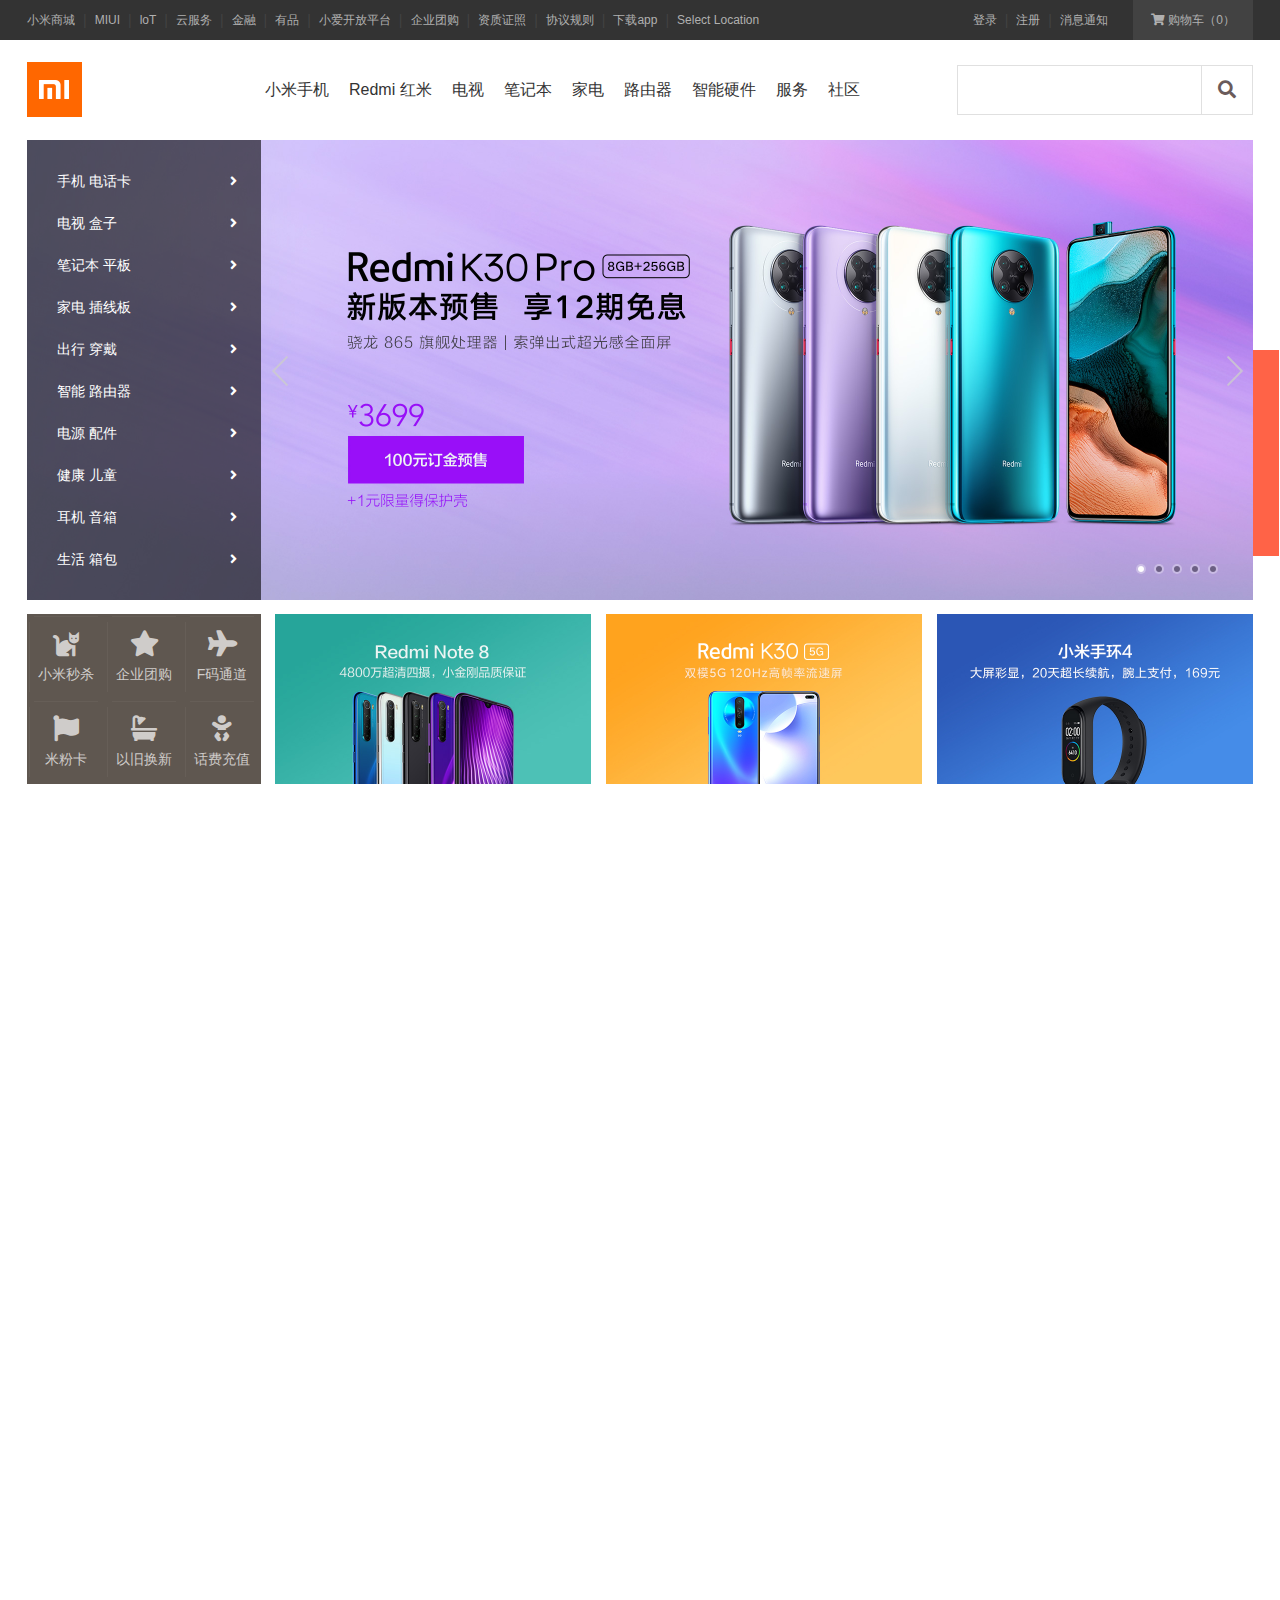
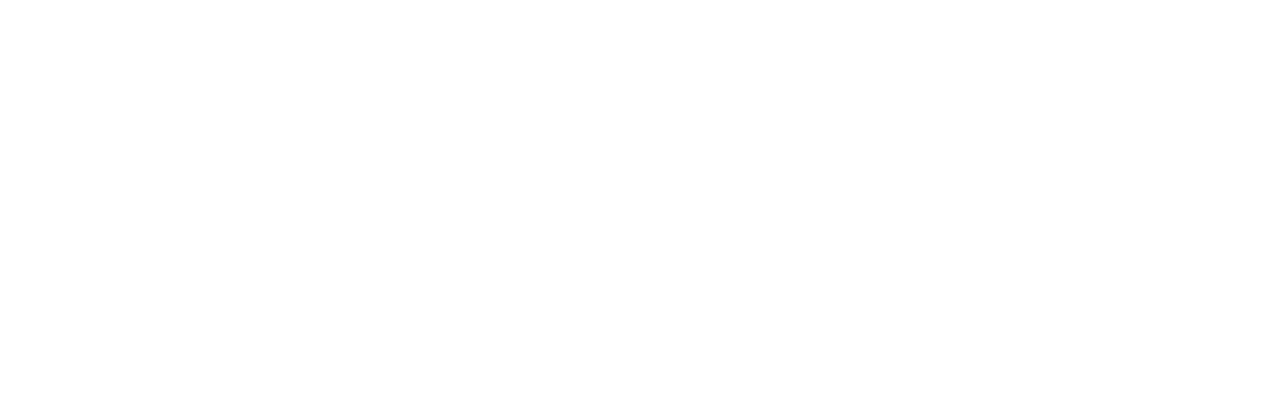
<file: JS_Practice/mi/index_.html>
<!DOCTYPE html>
<html>
	<head>
		<meta charset="utf-8">
		<meta name="viewport" content="width=device-width, initial-scale=1.0">
		<title>小米商城 - 小米10 Pro、Redmi K30、小米MIX Alpha，小米电视官方网站</title>
		<!-- 引入重置样式表 -->
		<link rel="stylesheet" href="css/reset.css">
		<!-- 引入图标字体库 -->
		<!-- 
			xxx.css 正常的代码（保留格式）
				- 正常的代码，阅读起来比较方便，开发时可以使用
			xxx.min.css 压缩的代码（不保留格式）
				- 压缩过的代码，加载速度快，在生产环境中使用
		 -->
		<link rel="stylesheet" href="iconfont/css/all.min.css">
		<!-- 引入基础样式表 -->
		<link rel="stylesheet" href="css/base.css">
		<!-- 引入当前页面的样式表 -->
		<link rel="stylesheet" href="css/index.css">
		
		<!-- 设置网站的收藏图标 -->
		 <link rel="icon" href="favicon.ico" type="image/x-icon">
<!--		<link rel="icon" href="./an.ico">-->
		
	</head>
	<body>
		
		<!-- 
			顶部导航条
			
			创建一个顶部导航条的外部容器
		 -->
		<div class="topbar-wrapper">
			<!-- 创建顶部导航条的内部容器 -->
			<div class="topbar w">
				
				<!-- 创建三个菜单 -->
				<!-- 左侧的shortcut -->
				<ul class="shortcut">
					<li class="item">
						<a href="#">小米商城</a>
					</li>
					
					<li class="line">|</li>
					
					<li class="item">
						<a href="#">MIUI</a>
					</li>
					
					<li class="line">|</li>
					
					<li class="item">
						<a href="#">loT</a>
					</li>
					
					<li class="line">|</li>
					
					<li class="item">
						<a href="#">云服务</a>
					</li>
					
					<li class="line">|</li>
					
					<li class="item">
						<a href="#">金融</a>
					</li>
					
					<li class="line">|</li>
					
					<li class="item">
						<a href="#">有品</a>
					</li>
					
					<li class="line">|</li>
					
					<li class="item">
						<a href="#">小爱开放平台</a>
					</li>
					
					<li class="line">|</li>
					
					<li class="item">
						<a href="#">企业团购</a>
					</li>
					
				
					
					<li class="line">|</li>
					
					<li class="item">
						<a href="#">资质证照</a>
					</li>
					
					<li class="line">|</li>
					
					<li class="item">
						<a href="#">协议规则</a>
					</li>
					
					<li class="line">|</li>
					
					<li class="item download">
						<a href="#">下载app
							<!-- 创建一个下拉层 -->
							<div class="hide-wrapper">
								<!-- 添加一个层 -->
								<div class="hide-inner">
									<!-- 设置二维码的图片 -->
									<div class="qrcode">
										<!-- 下载app的二维码 -->
										<img src="img/download.png">
									</div>
									
									<!-- 设置文字 -->
									<span>小米商城app</span>
								</div>
							</div>
						</a>
						
					</li>
					
					<li class="line">|</li>
					
					<li class="item">
						<a href="#">Select Location</a>
					</li>
					
					
				</ul>
				
				
				
				<!-- 右侧的购物车 -->
				<div class="shopcart">
					<!-- 设置图标字体 -->
					<a href="#">
						<span class="fas fa-shopping-cart"></span>
						<span>购物车（0）</span>
					</a>
				</div>
				
				<!-- 中间的用户的信息 -->
				<ul class="userinfo">
					<li class="item">
						<a href="#">登录</a>
					</li>
					
					<li class="line">|</li>
					
					<li class="item">
						<a href="#">注册</a>
					</li>
					
					<li class="line">|</li>
					
					<li class="item">
						<a href="#">消息通知</a>
					</li>
				</ul>
				
				
			</div>
		</div> 
		 
	
		<!-- 
			网页的头部
		 -->
		<div class="header w clearfix">
			<!-- 创建logo -->
			<h1 class="logo" title="小米商城">
				<!-- 在链接处直接写/ 就表示回到主页（index.html） -->
				<a href="#">小米商城</a>
			</h1>
			
			<!-- 创建中间的主导航条 -->
			<ul class="main-menu">
				<li class="item no-show">
					<a class="all-goods" href="#">全部商品分类</a>
					
					<!-- 创建一个左侧的导航的菜单 -->
					<ul class="left-menu">
						<li>
							<a href="#">
								手机 电话卡
								<span class="fas fa-angle-right"></span>
							</a>
						</li>
						<li>
							<a href="#">
								电视 盒子
								<span class="fas fa-angle-right"></span>
							</a>
						</li>
						<li>
							<a href="#">
								笔记本 平板
								<span class="fas fa-angle-right"></span>
							</a>
						</li>
						<li>
							<a href="#">
								家电 插线板
								<span class="fas fa-angle-right"></span>
							</a>
						</li>
						<li>
							<a href="#">
								出行 穿戴
								<span class="fas fa-angle-right"></span>
							</a>
						</li>
						<li>
							<a href="#">
								智能 路由器
								<span class="fas fa-angle-right"></span>
							</a>
						</li>
						<li>
							<a href="#">
								电源 配件
								<span class="fas fa-angle-right"></span>
							</a>
						</li>
						<li>
							<a href="#">
								健康 儿童
								<span class="fas fa-angle-right"></span>
							</a>
						</li>
						<li>
							<a href="#">
								耳机 音箱
								<span class="fas fa-angle-right"></span>
							</a>
						</li>
						<li>
							<a href="#">
								生活 箱包
								<span class="fas fa-angle-right"></span>
							</a>
						</li>
						
					</ul>
				</li>
				<li class="item">
					<a href="#">小米手机</a>
				</li>
				<li class="item">
					<a href="#">Redmi 红米</a>
				</li>
				<li class="item">
					<a href="#">电视</a>
				</li>
				<li class="item">
					<a href="#">笔记本</a>
				</li>
				<li class="item">
					<a href="#">家电</a>
				</li>
				<li class="item">
					<a href="#">路由器</a>
				</li>
				<li class="item">
					<a href="#">智能硬件</a>
				</li>
				<li class="item no-show">
					<a href="#">服务</a>
				</li>
				<li class="item no-show">
					<a href="#">社区</a>
				</li>
			
				<!-- 创建一个隐藏的div -->
				<div class="goods-list">
					
				</div>
			</ul>
		
			<!-- 创建右侧的搜索框 -->
			<div class="search-wrapper">
				<!-- 创建一个表单 -->
				<form action="#" autocomplete="off">
					<!-- 创建一个input -->
					<input class="txt" type="text" name="keywords">
					<!-- 创建一按钮 -->
					<button class="btn" type="submit">
						<span class="fas fa-search"></span>
					</button>
				</form>
			</div>
		</div>
		
		<!-- 创建轮播图的容器 -->
		<div class="banner w">
			<!-- 放图片的容器 -->
			<ul>
				<li>
					<a href="#1">
						<img src="img/banner/1.jpg">
					</a>
				</li>
				
				<li>
					<a href="#2">
						<img src="img/banner/2.jpg">
					</a>
				</li>
				
				<li>
					<a href="#3">
						<img src="img/banner/3.jpg">
					</a>
				</li>
				
				<li>
					<a href="#4">
						<img src="img/banner/4.jpg">
					</a>
				</li>
				
				<li>
					<a href="#5">
						<img src="img/banner/5.jpg">
					</a>
				</li>
			</ul>
		
			<!-- 创建轮播图上的小点点 -->
			<div class="pointer">
				<!--
					可以在标签中，添加一个data-xxx这种自定义属性
						可以在这些属性中，存储一些我们需要的数据
				-->
				<a class="active" href="javascript:;"></a>
				<a href="javascript:;"></a>
				<a href="javascript:;"></a>
				<a href="javascript:;"></a>
				<a href="javascript:;"></a>
			</div>
			
			<!-- 设置翻页的按钮 -->
			<div class="prev-next">
				<a class="prev" href="javascript:;"></a>
				<a class="next" href="javascript:;"></a>
			</div>
		</div>
		
		
		<!-- 创建home-hero 的容器 -->
		<div class="home-hero w">
			<!-- 左侧的服务栏 -->
			<div class="service">
				<!-- 创建图标的ul -->
				<ul>
					<li>
						<a href="#">
							<i class="fas fa-cat"></i>
							<span>小米秒杀</span>
						</a>
					</li>
					
					<li>
						<a href="#">
							<i class="fas fa-star"></i>
							<span>企业团购</span>
						</a>
					</li>
					
					<li>
						<a href="#">
							<i class="fas fa-plane"></i>
							<span>F码通道</span>
						</a>
					</li>
					
					<li>
						<a href="#">
							<i class="fas fa-flag"></i>
							<span>米粉卡</span>
						</a>
					</li>
					
					<li>
						<a href="#">
							<i class="fas fa-bath"></i>
							<span>以旧换新</span>
						</a>
					</li>
					
					<li>
						<a href="#">
							<i class="fas fa-baby"></i>
							<span>话费充值</span>
						</a>
					</li>
				</ul>
			</div>
			
			<!-- 右侧三个商品 -->
			<div class="goods-hero">
				<a href="#">
					<img src="img/1.jpg">
				</a>
			</div>
			
			<div class="goods-hero">
				<a href="#">
					<img src="img/2.jpg">
				</a>
			</div>
			
			
			<div class="goods-hero">
				<a href="#">
					<img src="img/3.jpg">
				</a>
			</div>
		</div>
		
		
		<!-- 创建一个固定定位的工具栏 -->
		<div class="tools-fixed"></div>

		<script>

			/*
			* 	点击下一个按钮，切换到下一张图片
			* */

			// 获取所有的存储图片的li
			let imgList = document.querySelectorAll('.banner li');
			// 创建一个变量来记录当前显示的图片
			let currentIndex = 0;
			// 获取下一个按钮
			let next = document.querySelector('.prev-next .next');
			// 获取上一个按钮
			let prev = document.querySelector('.prev-next .prev');

			// 获取所有的导航点的a标签
			let pointers = document.querySelectorAll('.pointer a');

			// 为prev绑定一个单击响应函数
			prev.addEventListener('click', function (event) {
				// 取消默认行为
				event.preventDefault();
				// 调用changeImg来切换图片
				changeImg(currentIndex-1);

			});
			// 为next按钮绑定单击响应函数
			next.addEventListener('click', function (event) {
				// 取消默认行为
				event.preventDefault();

				changeImg(currentIndex+1);

			});

			// 创建一个公共的函数，用来切换图片
			// 需要一个参数 index，表示要切换到的图片
			function changeImg(index) {

				// 检查index是否合法
				if(index < 0){
					index = imgList.length - 1;
				}else if(index > imgList.length - 1){
					index = 0;
				}

				//将之前显示的图片的zIndex取消
				imgList[currentIndex].style.zIndex = '';
				// 将之前选中的导航点取消
				pointers[currentIndex].className = '';
				// 将之前图片的不透明度设置为0
				imgList[currentIndex].style.opacity = 0;

				// 将当前图片的zIndex设置为1
				imgList[index].style.zIndex = 1;
				// 将当前图片的不透明度设置为1
				imgList[index].style.opacity = 1;
				// 将当前图片所对应的导航点设置为选中状态
				pointers[index].className = 'active';

				// 将currentIndex修改为index
				currentIndex = index;
			}

		</script>
	</body>
</html>
</file>
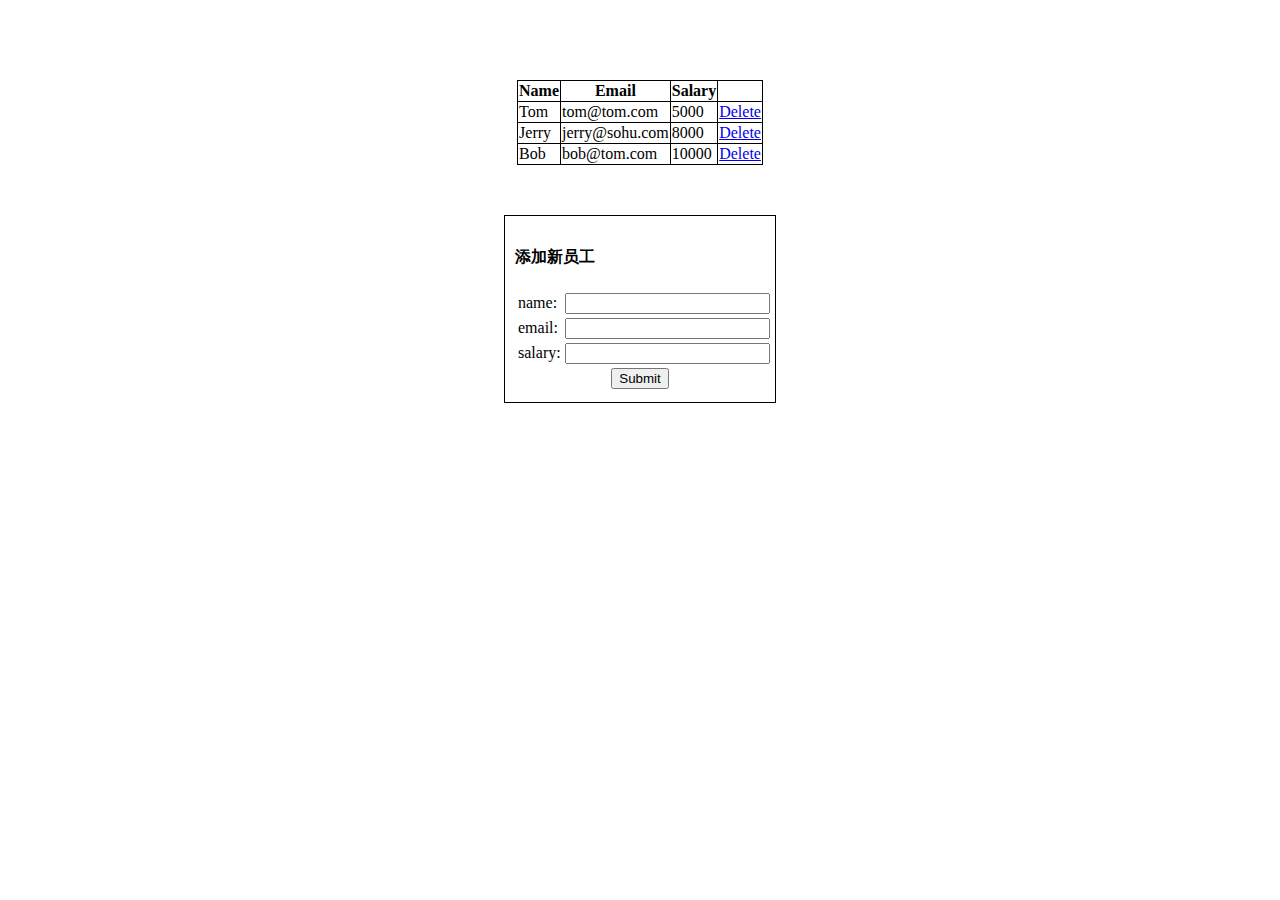
<file: JS_Practice/增加/07_练习2.html>
<!DOCTYPE HTML>
<html>
<head>
<meta charset=UTF-8>
<title>添加删除记录练习</title>
<style>

	#total {
		width: 450px;
		margin-left: auto;
		margin-right: auto;
	}

	ul {
		list-style-type: none;
	}

	li {
		border-style: solid;
		border-width: 1px;
		padding: 5px;
		margin: 5px;
		background-color: #99ff99;
		float: left;
	}

	.inner {
		width: 400px;
		border-style: solid;
		border-width: 1px;
		margin: 10px;
		padding: 10px;
		float: left;
	}

	#employeeTable {
		border-spacing: 1px;
		background-color: black;
		margin: 80px auto 10px auto;
	}

	th,td {
		background-color: white;
	}

	#formDiv {
		width: 250px;
		border-style: solid;
		border-width: 1px;
		margin: 50px auto 10px auto;
		padding: 10px;
	}

	#formDiv input {
		width: 100%;
	}

	.word {
		width: 40px;
	}

	.inp {
		width: 200px;
	}
</style>

	<script>

		window.onload = function () {

			/*
			* 点击超链接后，删除指定员工
			* */

			// 获取所有的超链接
			let links = document.getElementsByTagName('a');
			// 遍历超链接
			for(let i=0; i<links.length; i++){
				// 为超链接绑定单击响应函数
				links[i].onclick = function () {
					/*
					* 	点击超链接后，页面会发生跳转这是超链接的默认行为,
					* 		如果不希望默认行为的发生，可以在响应函数的最后
					* 		return false
					* */

					// 点击哪个超链接，这里this就是谁
					// 点击链接后删除指定员工
					let tr = this.parentNode.parentNode;

					// 获取要删除的员工的名字
					let name = tr.firstElementChild.innerHTML;

					// confirm()用来弹出一个确认框
					// let isDel = confirm('确认删除吗？');

					if(confirm(`确认删除【${name}】吗？`)){
						// 删除tr
						tr.parentNode.removeChild(tr);
					}

					// 取消默认行为
					return false;
				};
			}



		};

	</script>
</head>
<body>

	<table id="employeeTable">
		<tr>
			<th>Name</th>
			<th>Email</th>
			<th>Salary</th>
			<th>&nbsp;</th>
		</tr>
		<tr>
			<td>Tom</td>
			<td>tom@tom.com</td>
			<td>5000</td>
			<td><a href="deleteEmp?id=001">Delete</a></td>
		</tr>
		<tr>
			<td>Jerry</td>
			<td>jerry@sohu.com</td>
			<td>8000</td>
			<td><a href="deleteEmp?id=002">Delete</a></td>
		</tr>
		<tr>
			<td>Bob</td>
			<td>bob@tom.com</td>
			<td>10000</td>
			<td><a href="deleteEmp?id=003">Delete</a></td>
		</tr>
	</table>

	<div id="formDiv">
	
		<h4>添加新员工</h4>

		<table>
			<tr>
				<td class="word">name: </td>
				<td class="inp">
					<input type="text" name="empName" id="empName" />
				</td>
			</tr>
			<tr>
				<td class="word">email: </td>
				<td class="inp">
					<input type="text" name="email" id="email" />
				</td>
			</tr>
			<tr>
				<td class="word">salary: </td>
				<td class="inp">
					<input type="text" name="salary" id="salary" />
				</td>
			</tr>
			<tr>
				<td colspan="2" align="center">
					<button id="addEmpButton">
						Submit
					</button>
				</td>
			</tr>
		</table>

	</div>

</body>
</html>
</file>
<file: JS_Practice/mi/css/base.css>
/* 设置html的最小宽度 */


/* 放置公共的样式 */
body{
	/* 指定一个默认的字体大小 */
	font:14px/1.5 Helvetica Neue,Helvetica,Arial,Microsoft Yahei,Hiragino Sans GB,Heiti SC,WenQuanYi Micro Hei,sans-serif;
	/* 指定一个默认的字体颜色 */
	color: #333;
	/* 设置body的宽度 */
	min-width: 1226px;
	
	/* 使body成为定位元素 */
	position: relative;
}

/* 重置超链接的样式 */
a{
	/* 去除下划线 */
	text-decoration: none;
	/* 设置文字的颜色 */
	color: inherit;
}

/* 重置图片的样式 */
img{
	width: 100%;
	vertical-align: top;
}

/* 设置clearfix */
.clearfix::before,
.clearfix::after{
	content: '';
	display: table;
	clear: both;
}

/* 确定网页主容器的宽度 */
/* container */
.w{
	/* 主容器的宽度 */
	width: 1226px;
	/* 设置居中 */
	margin: 0 auto;
}
</file>
<file: JS_Practice/mi/css/index.css>
/* 专门在首页中使用的样式表 */

/* 设置顶部导航条的样式 */
.topbar-wrapper{
	/* 设置高度 */
	height: 40px;
	/* 设置行高 */
	line-height: 40px;
	/* 设置背景颜色 */
	background-color: #333;
}

/* 设置导航条的内部容器 */
.topbar-wrapper .topbar{
	height: 40px;
	/* background-color: #bfa; */
}

/* 设置三个菜单 */
/* 左侧菜单 */
.topbar .shortcut{
	/* 向左浮动 */
	float: left;
}

/* 设置菜单项向左浮动 */
.topbar li{
	/* 向左浮动 */
	float: left;
}

/* 设置超链接的样式 */
.topbar a{
	/* 转换为块元素 */
	display: block;
	/* 设置超链接的高度 */
	height: 40px;
	/* 设置字体大小 */
	font-size: 12px;
	/* 设置字体颜色 */
	color: #b0b0b0;
}

/* 设置超链接hover后的样式 */
.topbar a:hover{
	color: #fff;
}

/* 设置分割线的样式 */
.topbar .line{
	/* 设置左右的外边距 */
	margin: 0 8px;
	color: #424242;
}

/* 设置下载app的li */
.shortcut .download{
	/* 开启相对定位 */
	position: relative;
}

/* 设置鼠标移入后显示二维码 */
.shortcut .download:hover .hide-wrapper{
	/* display: block; */
	
	/* 有问题，一不小心又写了一个bug */
	visibility: visible;
	/* 将元素的高度设置为正常值，来显示元素 */
	height: 148px;
	/* overflow: visible; */
	/* width: 124px; */
	
	
}

/* 设置二维码下拉层的样式 */
.shortcut .hide-wrapper{
	/* 隐藏二维码 */
	/* display: none; */
	visibility: hidden;
	/* 开启绝对定位 
		绝对定位会开启元素的BFC，BFC的特点：
			1.子元素的垂直外边距不会传递给父元素
			2.元素不会被浮动元素所覆盖
			3.父元素可以包含浮动的子元素
	*/
	position: absolute;
	/* 设置一个层级 */
	z-index: 9999;
	width: 124px;
	/* height: 148px; */
	/* 也可以通过将元素高度设置为0的方式来隐藏元素 */
	height: 0;
	/* width: 0; */
	/* overflow: hidden; */
	background-color: #fff;
	/* 设置文字水平居中 */
	text-align: center;
	/* 重置行高 */
	line-height: 1.5;
	/* 设置阴影 */
	box-shadow: rgba(0,0,0,.3) 0 0 4px;
	/* 修改下拉层的左侧偏移量 */
	left: -38px;
	
	/* 
		transition 用来设置网页中的过渡效果
			设置过渡效果以后，元素的属性发生变化时，浏览器会对其应用过渡效果
	 */
	transition:all .3s;
	
}

/* 设置内部容器的样式 */
.hide-wrapper .hide-inner{
	height: 100%;
	overflow: hidden;
}

/* 设置span的文字样式 */
.shortcut .hide-wrapper span{
	color: #333;
}


/* 设置下拉层上方的小三角 */
.shortcut .hide-wrapper::before{
	content: '';
	/* 开启定位 */
	position: absolute;
	width: 0px;
	height: 0px;
	border: 8px red solid;
	/* 去除上边框 */
	border-top:none ;
	/* 修改边框的颜色 */
	border-color: transparent transparent #fff;
	
	/* 水平居中 */
	/* left: 54px; */
	top: -8px;
	left: 0;
	right: 0;
	margin: 0 auto;
}

/* 设置二维码的图片的大小 */
.shortcut .qrcode{
	width: 90px;
	height: 90px;
	/* 设置容器居中 */
	margin: 18px auto 12px;
}


/* 中间的用户信息 */
.topbar .userinfo{
	/* 向右浮动 */
	float: right;
}

/* 右侧的购物车菜单 */
.topbar .shopcart{
	/* 向右浮动 */
	float: right;
	/* 设置宽度 */
	width: 120px;
	/* 设置左外边距 */
	margin-left: 25px;
	/* 设置文字水平居中 */
	text-align: center;
	
	/* 背景颜色 */
	background-color: #424242;
}


/* 购物车鼠标移入的效果 */
/* .topbar .shopcart:hover{
	background-color: #fff;
}

.topbar .shopcart:hover span{
	color: #ff6700;
} */


/* .topbar .shopcart a{ */
	/* 设置过渡效果 */
	/* transition: all .6s steps(1); */
/* } */

.topbar .shopcart:hover a{
	background-color: #fff;
	color: #ff6700;
}

/* 设置头部的容器 */
.header{
	/* 设置高度 */
	height: 100px;
	/* background-color: #bfa; */
	/* 开启相对定位(可能会存在一些问题) */
	/* position: relative; */
}

/* 设置logo的样式 */
.header .logo{
	/* 向左浮动 */
	float: left;
	width: 55px;
	height: 55px;
	/* 隐藏logo中的文字 */
	/* text-indent: -9999px; */
	font-size: 0;
	/* 设置外边距 */
	margin: 22px 7px 0 0;
	
	background-color: #ff6700;
	
	/* 裁剪溢出的内容 */
	overflow: hidden;
}

/* 设置logo中的超链接 */
.logo a{
	/* 将超链接设置为块元素 */
	display: block;
	/* 设置a的宽度 */
	width: 110px;
	/* 设置a向左移动 */
	margin-left: -55px;
	/* 设置过渡效果 */
	transition: margin-left .3s;
	
}

/* 设置鼠标移入，切换图片 */
.logo a:hover{
	margin-left: 0;
}

/* 设置小房子的样式 */
.logo a::before{
	content: '';
	display: inline-block;
	width: 55px;
	height: 55px;
	/* background-color: yellowgreen;
	background-image: url(../img/mi-home.png);
	background-repeat: no-repeat;
	background-position: center; */
	background: url(../img/mi-home.png) no-repeat center;
}

/* 设置小米logo的样式 */
.logo a::after{
	content: '';
	display: inline-block;
	width: 55px;
	height: 55px;
	background: url(../img/mi-logo.png) no-repeat center;
}

/* 设置中间的主导航 */
.header .main-menu{
	float: left;
	/* 设置宽度 */
	width: 800px;
	/* 设置左外边距 */
	/* margin-left: 7px; */
	/* 设置ul的高度 */
	height: 100px;
	/* 设置行高 */
	line-height: 100px;
	/* 设置左padding */
	padding-left: 50px;
}

/* 设置主导航中的菜单项横向排列 */
.main-menu .item{
	float: left;
}

/* 设置主导航超链接的样式 */
.main-menu .item > a{
	/* 将超链接设置为块元素 */
	display: block;
	/* 设置一个左右的padding */
	padding: 0 10px;
	/* 设置字体大小 */
	font-size: 16px;
}

.main-menu .item > a:hover{
	color: #ff6700;
}

/* 隐藏全部商品分类的超链接 */
.main-menu a.all-goods{
	/* display: none; */
	visibility: hidden;
}

/* 设置左侧菜单的样式 */
.main-menu .left-menu{
	/* 开启绝对定位 */
	position: absolute;
	width: 234px;
	height: 440px;
	background-color: rgba(0,0,0,.6);
	/* 设置内边距 */
	padding-top: 20px;
	
	/* 将左侧菜单的left值，设置为包含块宽度一般 */
	/* 
		如果所有的祖先元素都没有开启定位，
			则绝对定位元素的包含块是初始包含块
			50% 指初始包含块的 宽度
			
	 */
	left: 50%;
	/* 使用margin-left，将菜单向左移动613px */
	margin-left: -613px;
	
	/* 设置层级 */
	z-index: 999;

}

/* 设置内部菜单项的样式 */
.left-menu a{
	display: block;
	/* 设置超链接的高度 */
	height: 42px;
	/* 设置行高 */
	line-height: 42px;
	/* 设置字体颜色 */
	color: #fff;
	/* 字体大小 */
	font-size: 14px;
	/* 设置padding */
	padding: 0 24px 0 30px;
}

/* 设置鼠标移入后的效果 */
.left-menu a:hover{
	background-color: #FF6700;
}

/* 设置右箭头的位置 */
.left-menu .fa-angle-right{
	float: right;
	line-height: 42px;
}


/* 设置中间隐藏的下拉层的样式 */
.main-menu .goods-list{
	/* display: none; */
	/* 设置绝对定位 */
	position: absolute;
	
	/* 
		元素的宽度设置百分比时，它的宽度是相对于包含块的宽度进行计算的
		目前goods-list的包含块是header，所以width:100%
			会将goods-list的宽度设置为和header的宽度一样
			header的宽度是1226，不是全屏，所以不能满足需求
			
		我们希望goods-list的宽度和视口（根元素）的宽度一样，
			如果goods-list的包含块是根元素那么就太好了
	*/
	width: 100%;
	left: 0;
	top: 140px;
	/* height: 229px; */
	height: 0;
	overflow: hidden;
	/* 设置一个层级 */
	z-index: 999;
	
	background-color: #fff;
	transition: height .3s;
}

/* 当鼠标移入li时，显示商品列表 */
.main-menu .item:not(.no-show):hover ~ .goods-list,
.main-menu .goods-list:hover{
	height: 229px;
	border-top: 1px solid #e0e0e0;
	/* 添加一个下阴影 */
	box-shadow: rgba(0,0,0,.3) 0 4px 4px;
}

/* 设置头部右侧的搜索框 */
.header .search-wrapper{
	width: 296px;
	height: 50px;
	background-color: #bfa;
	/* 设置一个向右浮动 */
	float: right;
	/* 设置一个上外边距 */
	margin-top: 25px;
}

/* 设置表单项 */
.search-wrapper .txt,
.search-wrapper .btn{
	float: left;
}

/* 设置txt */
.search-wrapper .txt{
	/* 修改元素盒模型的计算方式 */
	box-sizing: border-box;
	width: 244px;
	height: 50px;
	/* 设置边框 */
	border: 1px solid #e0e0e0;
	/* 去除右边框 */
	border-right: none;
	/* 去除轮廓线 */
	outline: none;
	/* 设置左padding */
	padding-left: 10px;
}

/* 鼠标移入以后，边框的颜色变深 */
.search-wrapper:hover .txt,
.search-wrapper:hover .btn{
	border-color: #a2a2a2;
}

/* 设置文本框获取焦点后的样式 */
.search-wrapper .txt:focus,
.search-wrapper .txt:focus + .btn{
	border-color:#FF6700 ;
}



/* 设置按钮 */
.search-wrapper .btn{
	width: 52px;
	height: 50px;
	/* 设置边框 */
	border: 1px solid #e0e0e0;
	/* 设置背景颜色 */
	background-color: #fff;
	/* 设置字体颜色 */
	color: #6A5B5B;
	font-size: 18px;
	/* 设置鼠标样式 */
	cursor: pointer;
}

/* 设置按钮移入的效果 */
.search-wrapper .btn:hover{
	background-color: #FF6700;
	color: #fff;
	border-color:#FF6700 ;
}


/* 设置中间banner的样式 */
.banner{
	height: 460px;
	background-color: #bfa;
	/* 开启相对定位 */
	position: relative;
}

/* 设置轮播图图片的样式 */
.banner li{
	/* 开启绝对定位，使li脱离文档流，使图片重叠 */
	position: absolute;
	/* 设置li的宽度 */
	width: 100%;

	/*
		我们希望图片切换时有一个淡出淡入的效果，
			上一张图片 渐渐的消失（淡出） opacity  1 --> 0
			当前图片   渐渐的出现（淡入） opacity  0 --> 1
	*/
	opacity: 0;
	transition: opacity 1s;
}

/*默认显示第一张图片，为第一个li设置层级*/
.banner li:first-child{
	z-index: 1;
	opacity: 1;
}



/* 设置导航点的样式 */
.pointer{
	/* 开启导航点外部容器的定位 */
	position: absolute;
	/* 设置层级 */
	z-index: 999;
	/* 设置导航点的位置 */
	right: 35px;
	bottom: 26px;
}

.pointer a{
	/* 向左浮动 */
	float: left;
	/* 设置宽度和高度 */
	width: 6px;
	height: 6px;
	background-color: rgba(0,0,0,.4);
	/* 设置边框 */
	border: 2px rgba(255,255,255,.3) solid;
	/* 设置小圆点的位置 */
	margin-left: 8px;
	/* 设置圆形 */
	border-radius: 50%;
	
	/* 设置背景的裁剪，使背景颜色不会延伸到边框的下边 */
	background-clip: padding-box;
}

.pointer a:hover,
.pointer a.active{
	background-color: #fff;
}

/* 设置翻页的图标 */
.banner .prev-next a{
	/* 开启绝对定位 */
	position: absolute;
	/* 设置宽度和高度 */
	width: 41px;
	height: 69px;
	/* background-color: #f00; */
	/* 设置背景图片 */
	background-image: url(../img/icon-slides.png);
	/* 设置垂直居中 */
	top: 0;
	bottom: 0;
	margin: auto 0;
	/* 设置层级 */
	z-index: 99;
}

/* 设置向前翻页的图标 */
.banner .prev-next .prev{
	left: 234px;
	/* 设置图片的偏移量 */
	background-position: -83px 0;
}

.banner .prev-next .next{
	right: 0;
	/* 设置图片的偏移量 */
	background-position: -124px 0;
}


/* 设置向前翻页的图标 */
.banner .prev-next .prev:hover{

	background-position: 0 0;
}

.banner .prev-next .next:hover{
	
	background-position: -42px 0;
}

/* 设置中间的底部栏 */
.home-hero{
	height: 170px;
	margin-top: 14px;
	/* 设置字体颜色 */
	color: #cfccca;
	font-size: 14px;
}

/* 设置service中的效果 */
.service li{
	position: relative;
	float: left;
	width: 78px;
	height: 85px;
	/* 设置文本居中 */
	text-align: center;
}


/* 设置上边框 */
.service li::before{
	content: '';
	/* 开启绝对定位 */
	position: absolute;
	height: 1px;
	width: 64px;
	background-color: #665e57;
	
	/* 设置水平居中 */
	left: 0;
	right: 0;
	margin:0 auto;
	top: 2px;
}

/* 设置左边框 */
/* 设置上边框 */
.service li::after{
	content: '';
	position: absolute;
	width: 1px;
	height: 70px;
	background-color: #665e57;
	left: 2px;
	top: 0;
	bottom: 0;
	margin:auto 0;
}

.service li a{
	box-sizing: border-box;
	display: block;
	height: 85px;
	padding-top: 16px;
}

.service li a:hover{
	color: #e5e4e2;
}

/* 设置li中的小图标 */
.service li i{
	display: block;
	font-size: 26px;
	margin-bottom: 8px;
}



/* 设置三个div浮动 */
.home-hero > div{
	/* 向左浮动 */
	float: left;
}

/* 设置三个div的大小 */
.home-hero .service{
	width: 234px;
	height: 170px;
	background-color: #5f5750;
	

}

.home-hero .goods-hero{
	width: 316px;
	height: 170px;
	/* 设置左外边距 */
	margin-left: 15px;
}

.home-hero .goods-hero:nth-child(2){
	margin-left: 14px;
}


/* 设置固定定位的工具栏 */
.tools-fixed{
	width: 26px;
	height: 206px;
	background-color: tomato;
	/* 开启元素的固定定位 */
	position: fixed;
	
	top: 350px;
	/* right: 35px; */
	
	left: 50%;
	margin-left: 613px;
	
	/* right: 50%;
	margin-right: -639px; */
}


body{
	height: 2000px;
}
</file>
